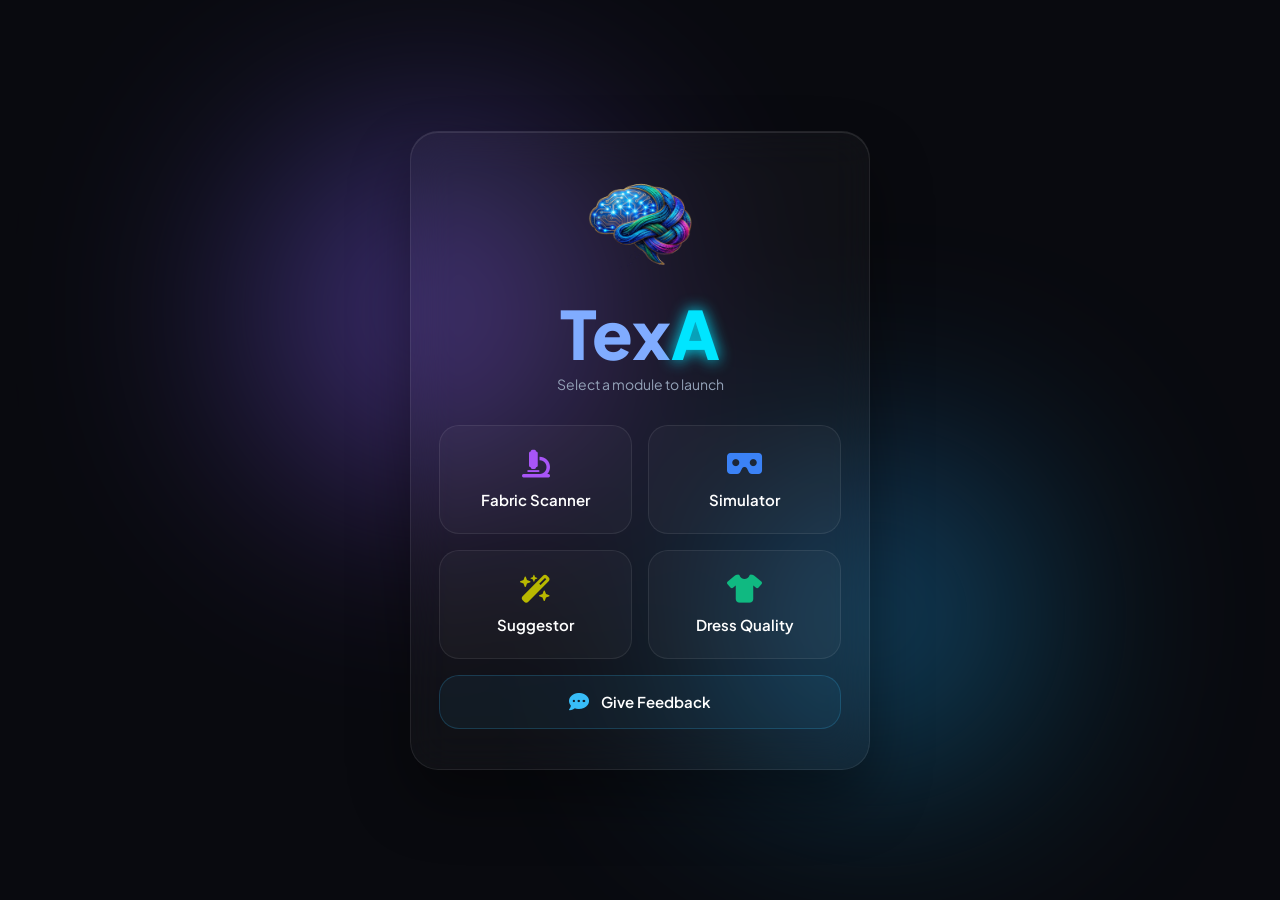
<file: index.html>
<!DOCTYPE html>
<html lang="en">
<head>
  <meta charset="UTF-8">
  <meta name="viewport" content="width=device-width, initial-scale=1.0">
  <title>My Hub</title>
  
   
  <link href="https://fonts.googleapis.com/css2?family=Plus+Jakarta+Sans:wght@400;600;700;800&display=swap" rel="stylesheet">
  <link rel="stylesheet" href="https://cdnjs.cloudflare.com/ajax/libs/font-awesome/6.4.0/css/all.min.css">

  <style>
    :root {
      --bg: #090a0f;
      --card-bg: rgba(255, 255, 255, 0.03);
      --card-border: rgba(255, 255, 255, 0.08);
      --text: #ffffff;
      --text-dim: #94a3b8;
      --accent-1: #6366f1;
      --accent-2: #a855f7;
      --accent-3: #3b82f6;
    }

    * {
      margin: 0;
      padding: 0;
      box-sizing: border-box;
      font-family: 'Plus Jakarta Sans', sans-serif;
    }

    body {
      background-color: var(--bg);
      color: var(--text);
      display: flex;
      justify-content: center;
      align-items: center;
      min-height: 100vh;
      overflow-x: hidden;
      position: relative;
    }

    /* Ambient Glowing Background Orbs */
    .glow-1, .glow-2 {
      position: absolute;
      border-radius: 50%;
      filter: blur(120px);
      z-index: 0;
      opacity: 0.5;
      animation: float 10s ease-in-out infinite alternate;
    }

    .glow-1 {
      width: 350px;
      height: 350px;
      background: linear-gradient(135deg, var(--accent-1), var(--accent-2));
      top: 15%;
      left: 20%;
    }

    .glow-2 {
      width: 300px;
      height: 300px;
      background: linear-gradient(135deg, var(--accent-3), #06b6d4);
      bottom: 15%;
      right: 20%;
      animation-delay: -5s;
    }

    @keyframes float {
      0% { transform: translate(0, 0) scale(1); }
      100% { transform: translate(30px, -30px) scale(1.1); }
    }

    /* Glassmorphism Container */
    .container {
      position: relative;
      z-index: 1;
      width: 100%;
      max-width: 460px;
      padding: 40px 28px;
      margin: 20px 0;
      background: var(--card-bg);
      backdrop-filter: blur(20px);
      -webkit-backdrop-filter: blur(20px);
      border: 1px solid var(--card-border);
      border-radius: 28px;
      box-shadow: 0 30px 60px rgba(0, 0, 0, 0.4),
                  inset 0 1px 0 rgba(255, 255, 255, 0.1);
      text-align: center;
    }

    .header-icon {
      font-size: 32px;
      background: linear-gradient(135deg, #a855f7, #6366f1);
      -webkit-background-clip: text;
      -webkit-text-fill-color: transparent;
      margin-bottom: 12px;
      display: inline-block;
    }

    h1 {
      font-size: 28px;
      font-weight: 800;
      letter-spacing: -0.5px;
      margin-bottom: 8px;
      background: linear-gradient(180deg, #ffffff 0%, #cbd5e1 100%);
      -webkit-background-clip: text;
      -webkit-text-fill-color: transparent;
    }

    p.subtitle {
      color: var(--text-dim);
      font-size: 14px;
      margin-bottom: 32px;
    }
    
    .logo-text {
      font-size: 50pt;
      font-weight: 800;
      font-family: "Plus Jakarta Sans", sans-serif;
    }

    .tex {
      color: #80acff;
    }

    .a {
      color: #00e5ff;
      text-shadow: 0 0 15px #00e5ff;
    }

    /* Buttons Hub Grid Layout (2x2 Grid) */
    .btn-group {
      display: grid;
      grid-template-columns: repeat(2, 1fr);
      gap: 16px;
    }

    .btn {
      position: relative;
      display: flex;
      flex-direction: column;
      align-items: center;
      justify-content: center;
      gap: 12px;
      padding: 24px 16px;
      background: rgba(255, 255, 255, 0.03);
      border: 1px solid var(--card-border);
      color: var(--text);
      text-decoration: none;
      border-radius: 20px;
      font-size: 15px;
      font-weight: 600;
      transition: all 0.3s cubic-bezier(0.16, 1, 0.3, 1);
      overflow: hidden;
    }

    .btn-icon {
      font-size: 28px;
      color: #a855f7;
      transition: transform 0.3s ease;
    }

    /* Button Hover Effects */
    .btn:hover {
      background: rgba(255, 255, 255, 0.08);
      border-color: rgba(168, 85, 247, 0.4);
      transform: translateY(-4px);
      box-shadow: 0 12px 24px -6px rgba(168, 85, 247, 0.25);
    }

    .btn:hover .btn-icon {
      transform: scale(1.18);
    }

    /* Active Tap Effect for Mobile */
    .btn:active {
      transform: translateY(0) scale(0.96);
    }

    /* Full-Width Feedback Button Styling */
    .feedback-container {
      margin-top: 16px;
    }

    .btn-feedback {
      display: flex;
      flex-direction: row;
      align-items: center;
      justify-content: center;
      gap: 12px;
      width: 100%;
      padding: 16px 20px;
      background: rgba(56, 189, 248, 0.06);
      border: 1px solid rgba(56, 189, 248, 0.2);
      color: var(--text);
      text-decoration: none;
      border-radius: 20px;
      font-size: 15px;
      font-weight: 600;
      transition: all 0.3s cubic-bezier(0.16, 1, 0.3, 1);
    }

    .btn-feedback .feedback-icon {
      font-size: 20px;
      color: #38bdf8;
      transition: transform 0.3s ease;
    }

    .btn-feedback:hover {
      background: rgba(56, 189, 248, 0.12);
      border-color: rgba(56, 189, 248, 0.5);
      transform: translateY(-3px);
      box-shadow: 0 10px 20px -5px rgba(56, 189, 248, 0.25);
    }

    .btn-feedback:hover .feedback-icon {
      transform: scale(1.2) rotate(-5deg);
    }

    .btn-feedback:active {
      transform: translateY(0) scale(0.98);
    }
  </style>
</head>
<body>

   
  <div class="glow-1"></div>
  <div class="glow-2"></div>

   
  <div class="container">
    <div class="header-icon">
      <img src="1785091505295.png" width="120" height="100" alt="AI Icon">
    </div>
    
    <p class="logo-text">
      <span class="tex">Tex</span><span class="a">A</span>
    </p>

    <p class="subtitle">Select a module to launch</p>

     
    <div class="btn-group">
      <a class="btn" href="index1.html">
        <i class="fa-solid fa-microscope btn-icon"></i>
        <span>Fabric Scanner</span>
      </a>

      <a class="btn" href="index2.html">
        <i class="fa-solid fa-vr-cardboard btn-icon" style="color: #3b82f6;"></i>
        <span>Simulator</span>
      </a>

      <a class="btn" href="index3.html">
        <i class="fa-solid fa-wand-magic-sparkles btn-icon" style="color: #b8b800;"></i>
        <span>Suggestor</span>
      </a>

       
      <a class="btn" href="index4.html">
        <i class="fa-solid fa-shirt btn-icon" style="color: #10b981;"></i>
        <span>Dress Quality</span>
      </a>
    </div>

     
    <div class="feedback-container">
      <a class="btn-feedback" href="feedback.html">
        <i class="fa-solid fa-comment-dots feedback-icon"></i>
        <span>Give Feedback</span>
      </a>
    </div>
  </div>

</body>

 
</html>
</file>
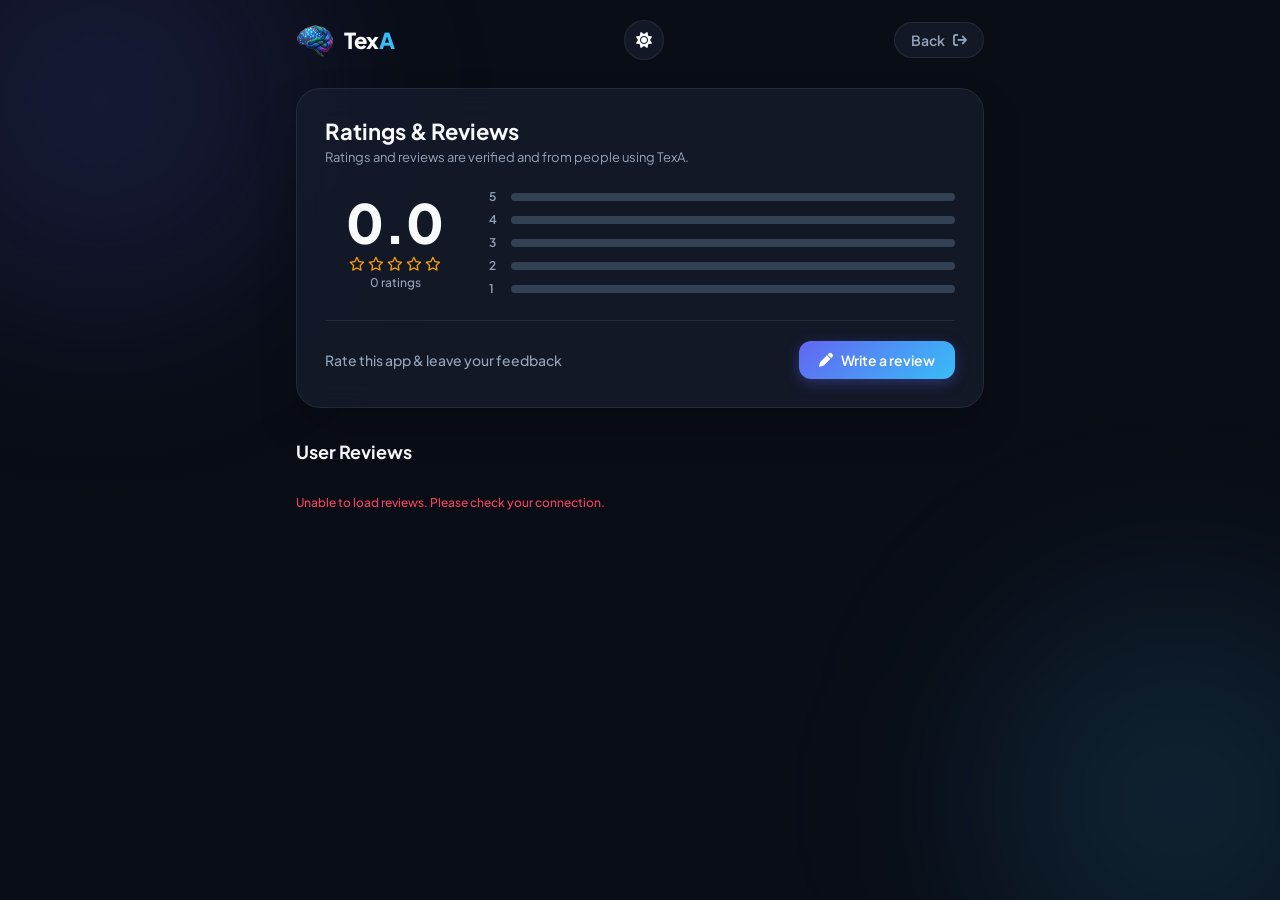
<file: feedback.html>
<!DOCTYPE html>
<html lang="en">
<head>
    <meta charset="UTF-8">
    <meta name="viewport" content="width=device-width, initial-scale=1.0">
    <title>TexA - Ratings & Reviews</title>
    <link rel="stylesheet" href="feedback.css">
    <link rel="preconnect" href="https://fonts.googleapis.com">
    <link rel="preconnect" href="https://fonts.gstatic.com" crossorigin>
    <link href="https://fonts.googleapis.com/css2?family=Plus+Jakarta+Sans:wght@400;500;600;700;800&display=swap" rel="stylesheet">
    <link rel="stylesheet" href="https://cdnjs.cloudflare.com/ajax/libs/font-awesome/6.5.1/css/all.min.css">
</head>
<body class="dark-theme">

      
    <div class="glow-orb glow-1"></div>
    <div class="glow-orb glow-2"></div>

    <div class="app-container">

          
        <nav class="top-nav">
              
            <div class="logo">
                <img src="1785091505295.png" alt="TexA Logo" class="logo-img">
                <span class="logo-text"><span class="tex">Tex</span><span class="a">A</span></span>
            </div>

              
            <button id="themeToggleBtn" class="theme-toggle-btn" title="Toggle Light/Dark Theme">
                <i class="fa-solid fa-sun" id="themeIcon"></i>
            </button>

              
            <a href="index.html" class="nav-back-btn">
                <span>Back</span>
                <i class="fa-solid fa-arrow-right-from-bracket"></i>
            </a>
        </nav>

          
        <main class="content-wrapper">

              
            <section class="overview-card">
                <div class="card-header">
                    <h2>Ratings & Reviews</h2>
                    <p class="subtitle">Ratings and reviews are verified and from people using TexA.</p>
                </div>

                <div class="rating-dashboard">
                      
                    <div class="score-box">
                        <span class="big-score" id="avgScore">--</span>
                        <div class="stars-row" id="avgStarsRow">
                            <i class="fa-regular fa-star"></i>
                            <i class="fa-regular fa-star"></i>
                            <i class="fa-regular fa-star"></i>
                            <i class="fa-regular fa-star"></i>
                            <i class="fa-regular fa-star"></i>
                        </div>
                        <span class="total-reviews" id="totalReviewsCount">Loading ratings...</span>
                    </div>

                      
                    <div class="rating-bars">
                        <div class="bar-row">
                            <span class="star-num">5</span>
                            <div class="progress-bar"><div class="fill" id="bar5" style="width: 0%;"></div></div>
                        </div>
                        <div class="bar-row">
                            <span class="star-num">4</span>
                            <div class="progress-bar"><div class="fill" id="bar4" style="width: 0%;"></div></div>
                        </div>
                        <div class="bar-row">
                            <span class="star-num">3</span>
                            <div class="progress-bar"><div class="fill" id="bar3" style="width: 0%;"></div></div>
                        </div>
                        <div class="bar-row">
                            <span class="star-num">2</span>
                            <div class="progress-bar"><div class="fill" id="bar2" style="width: 0%;"></div></div>
                        </div>
                        <div class="bar-row">
                            <span class="star-num">1</span>
                            <div class="progress-bar"><div class="fill" id="bar1" style="width: 0%;"></div></div>
                        </div>
                    </div>
                </div>

                <hr class="divider">

                  
                <div class="write-review-prompt">
                    <span>Rate this app & leave your feedback</span>
                    <button id="btnOpenModal" class="btn-write">
                        <i class="fa-solid fa-pen"></i> Write a review
                    </button>
                </div>
            </section>

              
            <section class="reviews-feed">
                <h3 class="feed-title">User Reviews</h3>

                  
                <div id="reviewsContainer">
                    <div class="loading-spinner">
                        <i class="fa-solid fa-circle-notch fa-spin"></i> Loading reviews...
                    </div>
                </div>
            </section>

        </main>

    </div>

      
    <div class="modal-backdrop hidden" id="reviewModal">
        <div class="glass-modal">
            <button class="modal-close" id="btnCloseModal"><i class="fa-solid fa-xmark"></i></button>
            
            <h3 class="modal-title">Write a Review</h3>
            <p class="modal-subtitle">Share your experience to help us improve TexA</p>

            <form id="feedbackForm" novalidate>
                
                  
                <div class="rating-picker">
                    <div class="star-rating" id="starRating">
                        <i class="fa-solid fa-star star-icon" data-value="1"></i>
                        <i class="fa-solid fa-star star-icon" data-value="2"></i>
                        <i class="fa-solid fa-star star-icon" data-value="3"></i>
                        <i class="fa-solid fa-star star-icon" data-value="4"></i>
                        <i class="fa-solid fa-star star-icon" data-value="5"></i>
                    </div>
                    <input type="hidden" id="ratingInput" value="0">
                    <span class="rating-label" id="ratingText">Tap stars to rate</span>
                </div>

                  
                <div class="form-group">
                    <label for="userName">Your Name <span class="req">*</span></label>
                    <input type="text" id="userName" class="glass-input" placeholder="e.g. Aftab" required>
                </div>

                <div class="form-row">
                    <div class="form-group">
                        <label for="userEmail">Email</label>
                        <input type="email" id="userEmail" class="glass-input" placeholder="name@example.com">
                    </div>
                    <div class="form-group">
                        <label for="userPhone">Phone</label>
                        <input type="tel" id="userPhone" class="glass-input" placeholder="+123456789">
                    </div>
                </div>
                <span class="hint">* Provide email or phone (or both) so we can update/thank you.</span>

                <div class="form-group margin-top">
                    <label for="userFeedback">Your Feedback <span class="req">*</span></label>
                    <textarea id="userFeedback" class="glass-input textarea" rows="4" placeholder="Describe your experience with TexA..." required></textarea>
                </div>

                  
                <div class="error-msg hidden" id="errorMsg"></div>

                <button type="submit" class="btn-submit" id="btnSubmit">
                    <span id="btnSubmitText">Post Review</span>
                </button>
            </form>

              
            <div class="thank-you-box hidden" id="thankYouState">
                <i class="fa-solid fa-circle-check success-icon"></i>
                <h3>Thank You!</h3>
                <p>Your review has been published instantly.</p>
                <button class="btn-submit" id="btnDone">Done</button>
            </div>
        </div>
    </div>

    <script src="feedback.js"></script>
</body>
</html>
</file>
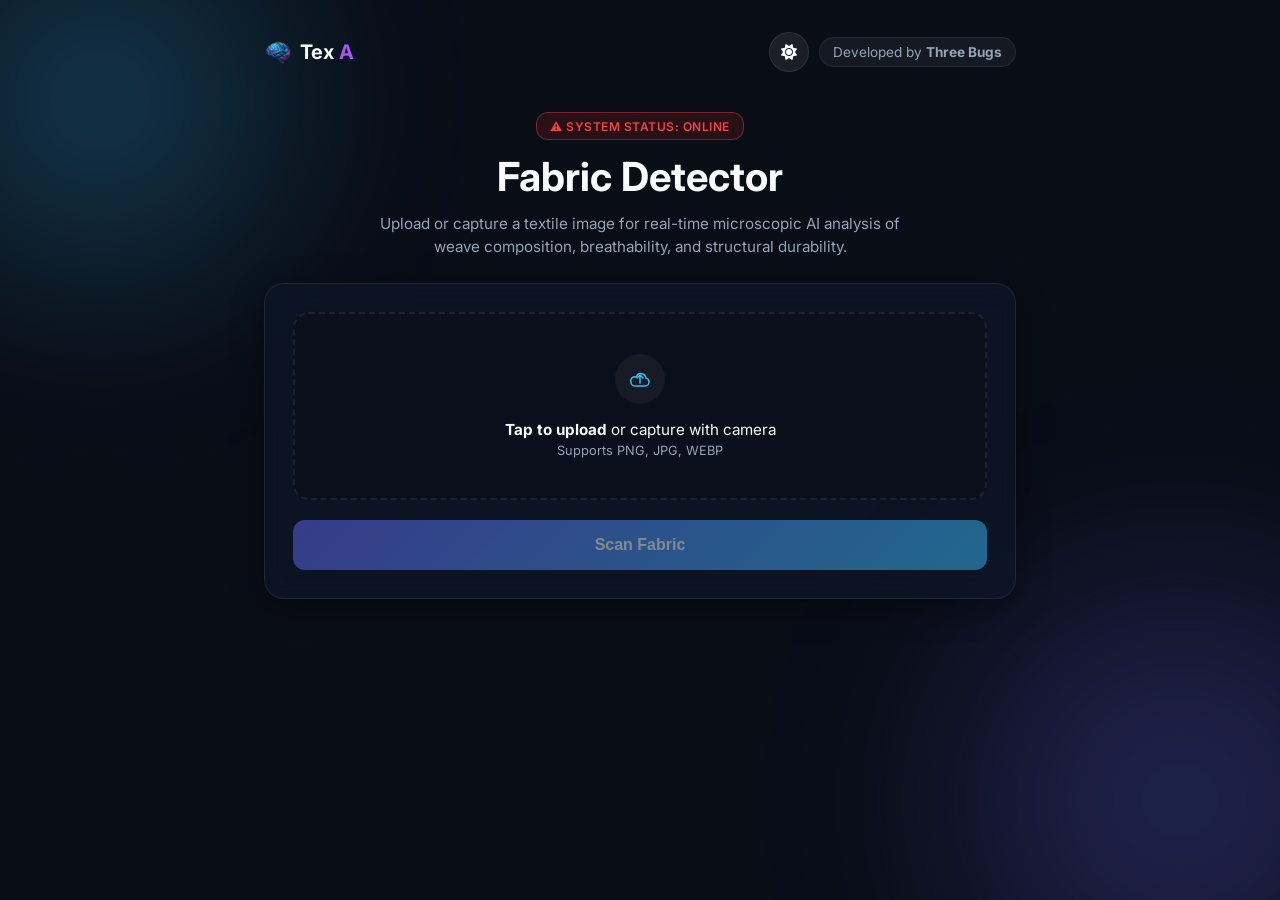
<file: index1.html>
<!DOCTYPE html>
<html lang="en">
<head>
    <meta charset="UTF-8">
    <meta name="viewport" content="width=device-width, initial-scale=1.0">
    <title>TexelSense AI - AI Fabric Scanner</title>
    <link rel="stylesheet" href="style1.css">
    <link rel="preconnect" href="https://fonts.googleapis.com">
    <link rel="preconnect" href="https://fonts.gstatic.com" crossorigin>
    <link href="https://fonts.googleapis.com/css2?family=Inter:wght@300;400;500;600;700&display=swap" rel="stylesheet">
    <link rel="stylesheet" href="https://cdnjs.cloudflare.com/ajax/libs/font-awesome/6.5.1/css/all.min.css">
</head>
<body class="dark-theme">
    <div class="ambient-background">
        <div class="glow-orb orb-1"></div>
        <div class="glow-orb orb-2"></div>
    </div>

    <main class="app-container">

          
        <nav class="top-nav">
            <div class="logo">
                  
                <img src="1785091505295.png" alt="TexelSense Logo" class="logo-img">
                <span class="logo-text">Tex <strong>A</strong></span>
            </div>

            <div class="nav-right">
                  
                <button id="themeToggleBtn" class="theme-toggle-btn" title="Toggle Light/Dark Theme" aria-label="Toggle Theme">
                    <i class="fa-solid fa-sun" id="themeIcon"></i>
                </button>

                <a href="info.html" class="nav-badge" target="_blank" rel="noopener noreferrer">
                    Developed by <b>Three Bugs</b>
                </a>
            </div>
        </nav>

          
        <header class="hero">
            <div class="badge pulse-badge">
                ⚠️ SYSTEM STATUS: ONLINE
            </div>
            <h1 class="hero-title">Fabric Detector</h1>
            <p class="hero-description">
                Upload or capture a textile image for real-time microscopic AI analysis of weave composition, breathability, and structural durability.
            </p>
        </header>

          
        <section class="scanner-section">
            <div class="glass-card scanner-card">
                
                  
                <div class="upload-zone" id="uploadZone">
                    <input type="file" id="fileInput" accept="image/*" capture="environment" hidden>
                    
                    <div class="upload-placeholder" id="uploadPlaceholder">
                        <div class="upload-icon-wrapper">
                            <svg class="upload-icon" viewBox="0 0 24 24" fill="none" stroke="currentColor" stroke-width="1.5">
                                <path d="M12 16V8m0 0l-3 3m3-3l3 3" stroke-linecap="round" stroke-linejoin="round"/>
                                <path d="M3 15a4 4 0 004 4h10a4 4 0 004-4 4 4 0 00-3-3.87 5 5 0 00-9.7-1.13A4.002 4.002 0 003 15z" stroke-linecap="round" stroke-linejoin="round"/>
                            </svg>
                        </div>
                        <p class="upload-text"><strong>Tap to upload</strong> or capture with camera</p>
                        <p class="upload-subtext">Supports PNG, JPG, WEBP</p>
                    </div>

                      
                    <div class="preview-wrapper hidden" id="previewWrapper">
                        <img id="imagePreview" alt="Fabric Preview">
                        <button type="button" class="btn-remove" id="btnRemove" aria-label="Remove image">
                            <svg viewBox="0 0 24 24" width="18" height="18" stroke="currentColor" stroke-width="2" fill="none">
                                <line x1="18" y1="6" x2="6" y2="18"></line>
                                <line x1="6" y1="6" x2="18" y2="18"></line>
                            </svg>
                        </button>
                    </div>
                </div>

                  
                <button id="btnScan" class="btn-primary" disabled>
                    <span class="btn-text">Scan Fabric</span>
                    <span class="btn-glow"></span>
                </button>

                  
                <div class="loading-container hidden" id="loadingState">
                    <div class="spinner-wrapper">
                        <div class="spinner"></div>
                        <div class="spinner-pulse"></div>
                    </div>
                    <p class="loading-title">Analyzing Textile Matrix...</p>
                    <p class="loading-subtext" id="loadingStep">Extracting weave patterns and fiber geometry...</p>
                </div>

                  
                <div class="error-banner hidden" id="errorBanner">
                    <svg class="error-icon" viewBox="0 0 24 24" fill="none" stroke="currentColor" stroke-width="2">
                        <circle cx="12" cy="12" r="10"></circle>
                        <line x1="12" y1="8" x2="12" y2="12"></line>
                        <line x1="12" y1="16" x2="12.01" y2="16"></line>
                    </svg>
                    <p id="errorMessage">Analysis failed. Please try again.</p>
                </div>
            </div>
        </section>

          
        <section class="results-section hidden" id="resultsSection">
            <div class="results-header">
                <h2>Analysis Report</h2>
                <div class="status-pill"><span class="pulse-dot"></span> AI Verified</div>
            </div>

              
            <div class="glass-card summary-card">
                <h3>Executive Summary</h3>
                <p id="resExplanation" class="summary-text">Analyzing...</p>
            </div>

              
            <div class="results-grid">
                <div class="glass-card metric-card">
                    <div class="metric-icon">🧵</div>
                    <div class="metric-content">
                        <label>Fabric Type</label>
                        <span id="resFabricType">-</span>
                    </div>
                </div>

                <div class="glass-card metric-card">
                    <div class="metric-icon">🔬</div>
                    <div class="metric-content">
                        <label>Primary Material</label>
                        <span id="resMaterial">-</span>
                    </div>
                </div>

                <div class="glass-card metric-card">
                    <div class="metric-icon">🔀</div>
                    <div class="metric-content">
                        <label>Possible Blend</label>
                        <span id="resPossibleBlend">-</span>
                    </div>
                </div>

                <div class="glass-card metric-card">
                    <div class="metric-icon">☁️</div>
                    <div class="metric-content">
                        <label>Comfort Level</label>
                        <span id="resComfortLevel">-</span>
                    </div>
                </div>

                <div class="glass-card metric-card">
                    <div class="metric-icon">🛡️</div>
                    <div class="metric-content">
                        <label>Durability</label>
                        <span id="resDurability">-</span>
                    </div>
                </div>

                <div class="glass-card metric-card">
                    <div class="metric-icon">💨</div>
                    <div class="metric-content">
                        <label>Breathability</label>
                        <span id="resBreathability">-</span>
                    </div>
                </div>

                <div class="glass-card metric-card">
                    <div class="metric-icon">🌡️</div>
                    <div class="metric-content">
                        <label>Best Weather</label>
                        <span id="resBestWeather">-</span>
                    </div>
                </div>

                <div class="glass-card metric-card">
                    <div class="metric-icon">👔</div>
                    <div class="metric-content">
                        <label>Recommended Usage</label>
                        <span id="resRecommendedUsage">-</span>
                    </div>
                </div>
            </div>

              
            <div class="glass-card care-card">
                <h3>Care Instructions</h3>
                <ul id="resCareInstructions" class="care-list"></ul>
            </div>
        </section>
    </main>

    <script src="script1.js"></script>
</body>
</html>
</file>
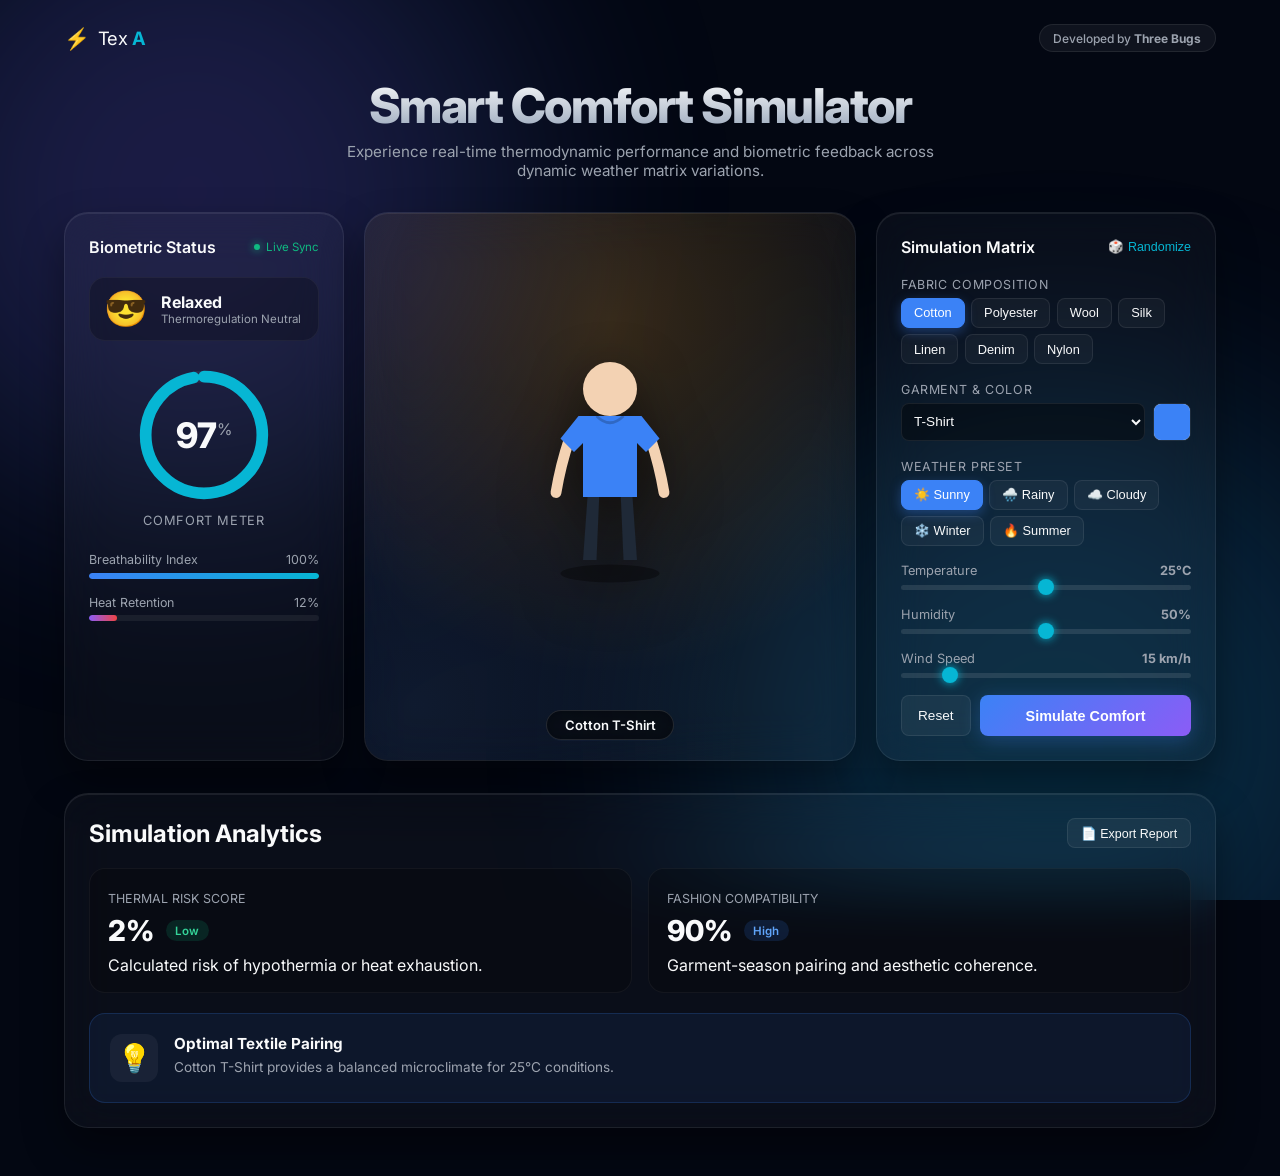
<file: index2.html>
<!DOCTYPE html>
<html lang="en">
<head>
    <meta charset="UTF-8">
    <meta name="viewport" content="width=device-width, initial-scale=1.0">
    <title>TexA - Smart Comfort Simulator</title>
    <link rel="stylesheet" href="style2.css">
    <link rel="preconnect" href="https://fonts.googleapis.com">
    <link rel="preconnect" href="https://fonts.gstatic.com" crossorigin>
    <link href="https://fonts.googleapis.com/css2?family=Inter:wght@300;400;500;600;700;800&display=swap" rel="stylesheet">
</head>
<body>
     
    <div class="ambient-background">
        <div class="glow-orb orb-1"></div>
        <div class="glow-orb orb-2"></div>
    </div>

     
    <nav class="top-nav">
        <div class="logo">
            <span class="logo-icon">⚡</span>
            <span class="logo-text">Tex <strong>A</strong></span>
        </div>
       <a href="info.html" class="nav-badge">
    Developed by <b>Three Bugs</b>
</a>
    </nav>

     
    <main class="app-container">
         
        <header class="hero">
            <h1 class="hero-title">Smart Comfort Simulator</h1>
            <p class="hero-description">
                Experience real-time thermodynamic performance and biometric feedback across dynamic weather matrix variations.
            </p>
        </header>

         
        <div class="simulator-grid">
            
             
            <aside class="panel glass-card panel-left">
                <div class="panel-header">
                    <h3>Biometric Status</h3>
                    <span class="pulse-status"><span class="pulse-dot"></span> Live Sync</span>
                </div>

                 
                <div class="status-box">
                    <div class="avatar-face" id="avatarFace">😀</div>
                    <div class="status-details">
                        <div class="status-mood" id="currentMood">Comfortable</div>
                        <div class="status-subtitle" id="currentThermalState">Thermoregulation Optimal</div>
                    </div>
                </div>

                 
                <div class="gauge-container">
                    <div class="radial-gauge">
                        <svg viewBox="0 0 120 120">
                            <circle class="gauge-bg" cx="60" cy="60" r="50"></circle>
                            <circle class="gauge-fill" id="gaugeComfort" cx="60" cy="60" r="50"></circle>
                        </svg>
                        <div class="gauge-value-wrapper">
                            <span class="gauge-number" id="valComfortScore">85</span>
                            <span class="gauge-unit">%</span>
                        </div>
                    </div>
                    <span class="gauge-label">Comfort Meter</span>
                </div>

                 
                <div class="mini-metrics">
                    <div class="mini-metric-item">
                        <div class="mini-metric-header">
                            <span>Breathability Index</span>
                            <span id="valBreathability">80%</span>
                        </div>
                        <div class="progress-track">
                            <div class="progress-bar bar-cyan" id="barBreathability" style="width: 80%;"></div>
                        </div>
                    </div>

                    <div class="mini-metric-item">
                        <div class="mini-metric-header">
                            <span>Heat Retention</span>
                            <span id="valHeatRetention">45%</span>
                        </div>
                        <div class="progress-track">
                            <div class="progress-bar bar-purple" id="barHeatRetention" style="width: 45%;"></div>
                        </div>
                    </div>
                </div>
            </aside>

             
            <section class="panel glass-card panel-center" id="visualizerPanel">
                
                 
                <div class="stage-background weather-sunny" id="stageBg">
                    <div class="sun-rays" id="sunRays"></div>
                    <div class="particles-container" id="particleContainer"></div>
                </div>

                 
                <div class="character-container" id="characterWrapper">
                    <svg class="character-svg" viewBox="0 0 200 300" id="characterSvg">
                         
                        <ellipse cx="100" cy="275" rx="55" ry="10" fill="rgba(0,0,0,0.35)" />
                        
                         
                        <path d="M75 190 L70 260 L85 260 L88 190 Z" fill="#1f2937" />
                        <path d="M125 190 L130 260 L115 260 L112 190 Z" fill="#1f2937" />
                        
                         
                        <circle cx="100" cy="70" r="30" fill="#f3d2b3" id="headBase" />

                         
                        <g id="armsGroup">
                            <path d="M55 125 Q45 155 40 185" stroke="#f3d2b3" stroke-width="12" stroke-linecap="round" fill="none" />
                            <path d="M145 125 Q155 155 160 185" stroke="#f3d2b3" stroke-width="12" stroke-linecap="round" fill="none" />
                        </g>

                         
                        <g id="garmentLayer">
                             
                        </g>

                         
                         
                        <g id="sweatGroup" class="hidden">
                            <ellipse cx="78" cy="60" rx="3" ry="5" fill="#38bdf8" class="sweat-drop" />
                            <ellipse cx="122" cy="60" rx="3" ry="5" fill="#38bdf8" class="sweat-drop delay" />
                        </g>

                         
                        <g id="coldGroup" class="hidden">
                            <path d="M85 85 Q100 95 115 85" stroke="#38bdf8" stroke-width="3" fill="none" class="shiver-line" />
                            <circle cx="82" cy="78" r="4" fill="#93c5fd" opacity="0.8" />
                            <circle cx="118" cy="78" r="4" fill="#93c5fd" opacity="0.8" />
                        </g>

                         
                        <g id="wetGroup" class="hidden">
                            <circle cx="90" cy="130" r="3" fill="#60a5fa" />
                            <circle cx="110" cy="150" r="3" fill="#60a5fa" />
                            <circle cx="75" cy="160" r="2.5" fill="#60a5fa" />
                        </g>
                    </svg>
                </div>

                <div class="stage-footer">
                    <div class="garment-tag" id="stageGarmentLabel">Cotton T-Shirt</div>
                </div>
            </section>

             
            <aside class="panel glass-card panel-right">
                <div class="panel-header">
                    <h3>Simulation Matrix</h3>
                    <button class="btn-text" id="btnRandomWeather">🎲 Randomize</button>
                </div>

                <div class="control-group">
                    <label class="control-label">Fabric Composition</label>
                    <div class="chip-grid" id="fabricChips">
                        <button class="chip active" data-value="Cotton">Cotton</button>
                        <button class="chip" data-value="Polyester">Polyester</button>
                        <button class="chip" data-value="Wool">Wool</button>
                        <button class="chip" data-value="Silk">Silk</button>
                        <button class="chip" data-value="Linen">Linen</button>
                        <button class="chip" data-value="Denim">Denim</button>
                        <button class="chip" data-value="Nylon">Nylon</button>
                    </div>
                </div>

                <div class="control-group">
                    <label class="control-label">Garment & Color</label>
                    <div class="garment-color-row">
                        <select class="custom-select" id="selectGarment">
                            <option value="T-Shirt">T-Shirt</option>
                            <option value="Shirt">Shirt</option>
                            <option value="Hoodie">Hoodie</option>
                            <option value="Jacket">Jacket</option>
                        </select>

                        <div class="color-picker-wrapper">
                            <input type="color" id="pickerColor" value="#3b82f6">
                        </div>
                    </div>
                </div>

                <div class="control-group">
                    <label class="control-label">Weather Preset</label>
                    <div class="chip-grid" id="weatherChips">
                        <button class="chip active" data-value="Sunny">☀️ Sunny</button>
                        <button class="chip" data-value="Rainy">🌧️ Rainy</button>
                        <button class="chip" data-value="Cloudy">☁️ Cloudy</button>
                        <button class="chip" data-value="Winter">❄️ Winter</button>
                        <button class="chip" data-value="Summer">🔥 Summer</button>
                    </div>
                </div>

                 
                <div class="control-group">
                    <div class="slider-header">
                        <span>Temperature</span>
                        <strong id="valTemp">25°C</strong>
                    </div>
                    <input type="range" class="range-slider" id="sliderTemp" min="0" max="50" value="25">
                </div>

                <div class="control-group">
                    <div class="slider-header">
                        <span>Humidity</span>
                        <strong id="valHumidity">50%</strong>
                    </div>
                    <input type="range" class="range-slider" id="sliderHumidity" min="0" max="100" value="50">
                </div>

                <div class="control-group">
                    <div class="slider-header">
                        <span>Wind Speed</span>
                        <strong id="valWind">15 km/h</strong>
                    </div>
                    <input type="range" class="range-slider" id="sliderWind" min="0" max="100" value="15">
                </div>

                 
                <div class="action-buttons">
                    <button class="btn-secondary" id="btnReset">Reset</button>
                    <button class="btn-primary" id="btnSimulate">
                        <span>Simulate Comfort</span>
                        <span class="btn-glow"></span>
                    </button>
                </div>
            </aside>

        </div>

         
        <section class="results-section">
            <div class="glass-card results-container">
                <div class="results-header">
                    <h2>Simulation Analytics</h2>
                    <button class="btn-secondary btn-sm" id="btnExport">📄 Export Report</button>
                </div>

                <div class="scores-grid">
                    <div class="score-card">
                        <span class="score-title">Thermal Risk Score</span>
                        <div class="score-value-row">
                            <span class="score-number" id="valRiskScore">12%</span>
                            <span class="score-badge badge-green" id="badgeRisk">Low</span>
                        </div>
                        <p class="score-desc">Calculated risk of hypothermia or heat exhaustion.</p>
                    </div>

                    <div class="score-card">
                        <span class="score-title">Fashion Compatibility</span>
                        <div class="score-value-row">
                            <span class="score-number" id="valFashionScore">92%</span>
                            <span class="score-badge badge-blue" id="badgeFashion">High</span>
                        </div>
                        <p class="score-desc">Garment-season pairing and aesthetic coherence.</p>
                    </div>
                </div>

                 
                <div class="recommendation-card" id="recommendationCard">
                    <div class="rec-icon" id="recIcon">💡</div>
                    <div class="rec-content">
                        <h4 id="recTitle">Optimal Setup</h4>
                        <p id="recReason">Cotton T-Shirts are perfect for moderate 25°C weather, maintaining ideal moisture transfer and airflow.</p>
                    </div>
                </div>
            </div>
        </section>

    </main>

    <script src="script2.js"></script>
</body>
    </html>
</file>
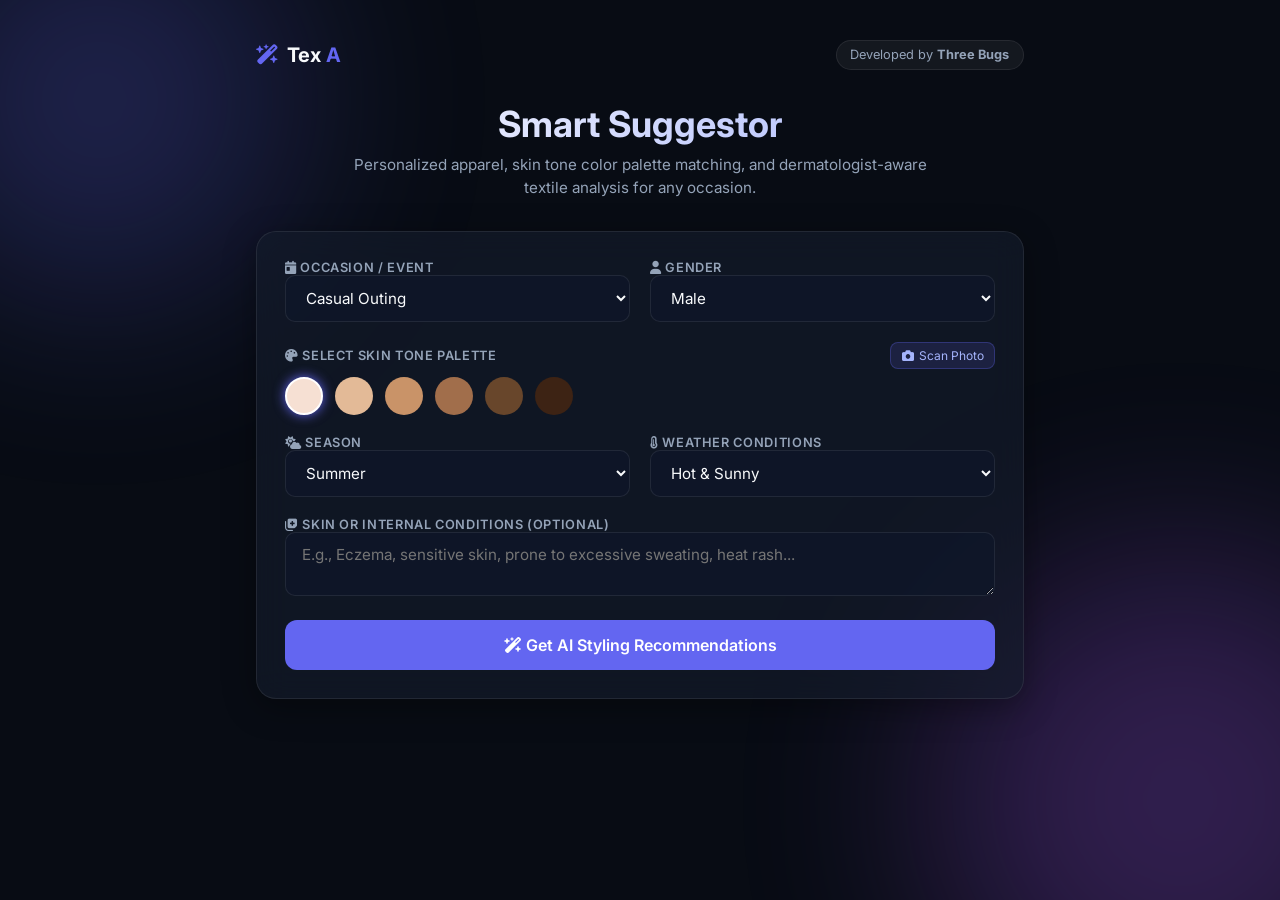
<file: index3.html>
<!DOCTYPE html>
<html lang="en">
<head>
    <meta charset="UTF-8">
    <meta name="viewport" content="width=device-width, initial-scale=1.0">
    <title>TexA - Smart Apparel & Textile Suggestor</title>
    <link rel="stylesheet" href="style3.css">
     
    <link rel="stylesheet" href="https://cdnjs.cloudflare.com/ajax/libs/font-awesome/6.5.1/css/all.min.css">
    <link rel="preconnect" href="https://fonts.googleapis.com">
    <link rel="preconnect" href="https://fonts.gstatic.com" crossorigin>
    <link href="https://fonts.googleapis.com/css2?family=Inter:wght@300;400;500;600;700&display=swap" rel="stylesheet">
</head>
<body>
     
    <div class="ambient-background">
        <div class="glow-orb orb-1"></div>
        <div class="glow-orb orb-2"></div>
    </div>

    <main class="app-container">

         
        <nav class="top-nav">
            <div class="logo">
                <i class="fa-solid fa-wand-magic-sparkles logo-icon"></i>
                <span class="logo-text">Tex <strong>A</strong></span>
            </div>

            <a href="info.html" class="nav-badge" target="_blank" rel="noopener noreferrer">
                Developed by <b>Three Bugs</b>
            </a>
        </nav>

         
        <header class="hero">
            <h1 class="hero-title">Smart Suggestor</h1>
            <p class="hero-description">
                Personalized apparel, skin tone color palette matching, and dermatologist-aware textile analysis for any occasion.
            </p>
        </header>

         
        <section class="form-section">
            <div class="glass-card">
                
                <div class="grid-2">
                     
                    <div class="form-group">
                        <label for="occasion"><i class="fa-solid fa-calendar-day icon-label"></i> Occasion / Event</label>
                        <select id="occasion">
                            <option value="Office / Formal Corporate">Office / Formal</option>
                            <option value="Party / Nightlife">Party / Nightlife</option>
                            <option value="Crowd Function / Festival">Crowd Function / Festival</option>
                            <option value="Mourning / Condolence">Mourning / Funeral</option>
                            <option value="Casual Outing" selected>Casual Outing</option>
                            <option value="Date Night">Date Night</option>
                        </select>
                    </div>

                     
                    <div class="form-group">
                        <label for="gender"><i class="fa-solid fa-user icon-label"></i> Gender</label>
                        <select id="gender">
                            <option value="Male">Male</option>
                            <option value="Female">Female</option>
                            <option value="Non-Binary / Unisex">Non-Binary / Unisex</option>
                        </select>
                    </div>
                </div>

                 
                <div class="form-group">
                    <div class="label-with-action">
                        <label><i class="fa-solid fa-palette icon-label"></i> Select Skin Tone Palette</label>
                         
                        <button type="button" class="scanner-btn" id="triggerScanBtn" title="Scan Skin Tone via Photo">
                            <i class="fa-solid fa-camera"></i>
                            <span>Scan Photo</span>
                        </button>
                         
                        <input type="file" id="skinFileInput" accept="image/*" capture="user" class="hidden">
                    </div>

                    <div class="color-palette" id="skinPalette">
                        <div class="color-circle selected" style="background-color: #f6e0d3;" data-tone="Fair / Very Light" title="Fair"></div>
                        <div class="color-circle" style="background-color: #e3ba97;" data-tone="Light Warm / Peach" title="Light Warm"></div>
                        <div class="color-circle" style="background-color: #c99368;" data-tone="Medium Olive / Warm" title="Medium Olive"></div>
                        <div class="color-circle" style="background-color: #a16e4b;" data-tone="Tan / Deep Warm" title="Tan"></div>
                        <div class="color-circle" style="background-color: #68462b;" data-tone="Dark / Deep Cool" title="Dark Cool"></div>
                        <div class="color-circle" style="background-color: #3d2314;" data-tone="Deep Ebony" title="Deep Ebony"></div>
                    </div>
                </div>

                <div class="grid-2">
                     
                    <div class="form-group">
                        <label for="season"><i class="fa-solid fa-cloud-sun icon-label"></i> Season</label>
                        <select id="season">
                            <option value="Summer">Summer</option>
                            <option value="Winter">Winter</option>
                            <option value="Monsoon / Rainy">Monsoon / Rainy</option>
                            <option value="Spring / Autumn">Spring / Autumn</option>
                        </select>
                    </div>

                     
                    <div class="form-group">
                        <label for="weather"><i class="fa-solid fa-temperature-three-quarters icon-label"></i> Weather Conditions</label>
                        <select id="weather">
                            <option value="Hot & Sunny">Hot & Sunny</option>
                            <option value="Humid / Muggy">Humid / Muggy</option>
                            <option value="Cloudy / Overcast">Cloudy / Overcast</option>
                            <option value="Cold & Windy">Cold & Windy</option>
                        </select>
                    </div>
                </div>

                 
                <div class="form-group">
                    <label for="medicalConditions"><i class="fa-solid fa-notes-medical icon-label"></i> Skin or Internal Conditions (Optional)</label>
                    <textarea id="medicalConditions" rows="2" placeholder="E.g., Eczema, sensitive skin, prone to excessive sweating, heat rash..."></textarea>
                </div>

                 
                <button id="btnGenerate" class="btn-primary">
                    <span class="btn-text"><i class="fa-solid fa-wand-magic-sparkles"></i> Get AI Styling Recommendations</span>
                </button>

            </div>
        </section>

         
        <section class="results-section hidden" id="resultsSection">
            <div class="results-header">
                <h2>Styling Report</h2>
                <div class="status-pill"><span class="pulse-dot"></span> AI Verified</div>
            </div>

            <div id="resultsList"></div>
        </section>

    </main>

     
    <canvas id="scanCanvas" class="hidden"></canvas>

    <script src="script3.js"></script>
</body>
</html>
</file>
<file: feedback.css>
:root {
  --bg: #090d16;
  --card-bg: rgba(22, 29, 45, 0.75);
  --card-border: rgba(255, 255, 255, 0.08);
  --text: #f8fafc;
  --text-dim: #94a3b8;
  --accent-blue: #6366f1;
  --accent-cyan: #38bdf8;
  --star-color: #f59e0b;
  --star-empty: #334155;
  --modal-bg: rgba(15, 23, 42, 0.95);
  --input-bg: rgba(255, 255, 255, 0.04);
  --input-border: rgba(255, 255, 255, 0.12);
  --glow-1: rgba(99, 102, 241, 0.15);
  --glow-2: rgba(56, 189, 248, 0.12);
}

body.light-theme {
  --bg: #f1f5f9;
  --card-bg: rgba(255, 255, 255, 0.85);
  --card-border: rgba(0, 0, 0, 0.08);
  --text: #0f172a;
  --text-dim: #64748b;
  --star-empty: #cbd5e1;
  --modal-bg: rgba(255, 255, 255, 0.98);
  --input-bg: rgba(0, 0, 0, 0.03);
  --input-border: rgba(0, 0, 0, 0.12);
  --glow-1: rgba(99, 102, 241, 0.08);
  --glow-2: rgba(56, 189, 248, 0.08);
}

* {
  box-sizing: border-box;
  margin: 0;
  padding: 0;
  font-family: 'Plus Jakarta Sans', sans-serif;
  transition: background-color 0.25s ease, border-color 0.25s ease, color 0.25s ease;
}

body {
  background-color: var(--bg);
  color: var(--text);
  min-height: 100vh;
  position: relative;
  overflow-x: hidden;
}

  
.glow-orb {
  position: fixed;
  width: 400px;
  height: 400px;
  border-radius: 50%;
  filter: blur(100px);
  z-index: -1;
  pointer-events: none;
}
.glow-1 { top: -100px; left: -100px; background: var(--glow-1); }
.glow-2 { bottom: -100px; right: -100px; background: var(--glow-2); }

.app-container {
  max-width: 720px;
  margin: 0 auto;
  padding: 20px 16px 60px;
}

  
.top-nav {
  display: flex;
  align-items: center;
  justify-content: space-between;
  margin-bottom: 28px;
}

.logo {
  display: flex;
  align-items: center;
  gap: 10px;
}
.logo-img {
  width: 38px;
  height: 38px;
  border-radius: 10px;
  object-fit: cover;
}
.logo-text {
  font-size: 22px;
  font-weight: 800;
  letter-spacing: -0.5px;
}
.logo-text .tex { color: var(--text); }
.logo-text .a { color: var(--accent-cyan); }

.theme-toggle-btn {
  background: var(--card-bg);
  border: 1px solid var(--card-border);
  color: var(--text);
  width: 40px;
  height: 40px;
  border-radius: 50%;
  cursor: pointer;
  display: flex;
  align-items: center;
  justify-content: center;
  font-size: 16px;
  backdrop-filter: blur(10px);
}
.theme-toggle-btn:hover {
  border-color: var(--accent-cyan);
  color: var(--accent-cyan);
}

.nav-back-btn {
  display: flex;
  align-items: center;
  gap: 8px;
  text-decoration: none;
  color: var(--text-dim);
  font-size: 14px;
  font-weight: 600;
  padding: 8px 16px;
  border-radius: 20px;
  background: var(--card-bg);
  border: 1px solid var(--card-border);
  backdrop-filter: blur(10px);
}
.nav-back-btn:hover {
  color: var(--text);
  border-color: var(--accent-blue);
}

  
.overview-card {
  background: var(--card-bg);
  border: 1px solid var(--card-border);
  border-radius: 24px;
  padding: 28px;
  backdrop-filter: blur(16px);
  box-shadow: 0 20px 40px rgba(0,0,0,0.2);
  margin-bottom: 32px;
}

.card-header h2 {
  font-size: 22px;
  font-weight: 700;
  margin-bottom: 4px;
}
.subtitle {
  font-size: 13px;
  color: var(--text-dim);
}

.rating-dashboard {
  display: grid;
  grid-template-columns: 140px 1fr;
  gap: 24px;
  align-items: center;
  margin: 24px 0;
}

@media (max-width: 480px) {
  .rating-dashboard {
    grid-template-columns: 1fr;
    gap: 16px;
    text-align: center;
  }
}

.score-box {
  display: flex;
  flex-direction: column;
  align-items: center;
}
.big-score {
  font-size: 54px;
  font-weight: 800;
  line-height: 1;
  color: var(--text);
}
.stars-row {
  color: var(--star-color);
  font-size: 14px;
  margin: 8px 0 4px;
  display: flex;
  gap: 3px;
}
.total-reviews {
  font-size: 12px;
  color: var(--text-dim);
  font-weight: 500;
}

  
.rating-bars {
  display: flex;
  flex-direction: column;
  gap: 8px;
}
.bar-row {
  display: flex;
  align-items: center;
  gap: 12px;
}
.star-num {
  font-size: 12px;
  font-weight: 600;
  color: var(--text-dim);
  width: 10px;
}
.progress-bar {
  flex: 1;
  height: 8px;
  background: var(--star-empty);
  border-radius: 10px;
  overflow: hidden;
}
.progress-bar .fill {
  height: 100%;
  background: linear-gradient(90deg, var(--accent-blue), var(--accent-cyan));
  border-radius: 10px;
  transition: width 0.6s cubic-bezier(0.4, 0, 0.2, 1);
}

.divider {
  border: none;
  border-top: 1px solid var(--card-border);
  margin: 20px 0;
}

.write-review-prompt {
  display: flex;
  align-items: center;
  justify-content: space-between;
}
.write-review-prompt span {
  font-size: 14px;
  color: var(--text-dim);
  font-weight: 500;
}
.btn-write {
  background: linear-gradient(135deg, var(--accent-blue), var(--accent-cyan));
  color: #fff;
  border: none;
  padding: 10px 20px;
  border-radius: 12px;
  font-weight: 600;
  font-size: 14px;
  cursor: pointer;
  display: flex;
  align-items: center;
  gap: 8px;
  box-shadow: 0 4px 14px rgba(99, 102, 241, 0.35);
}
.btn-write:hover {
  opacity: 0.92;
  transform: translateY(-1px);
}

  
.reviews-feed {
  display: flex;
  flex-direction: column;
  gap: 16px;
}
.feed-title {
  font-size: 18px;
  font-weight: 700;
  margin-bottom: 8px;
}

.review-card {
  background: var(--card-bg);
  border: 1px solid var(--card-border);
  border-radius: 18px;
  padding: 20px;
  backdrop-filter: blur(12px);
  margin-bottom: 12px;
}

.user-info {
  display: flex;
  align-items: center;
  gap: 12px;
  margin-bottom: 10px;
}
.avatar {
  width: 38px;
  height: 38px;
  border-radius: 50%;
  color: #fff;
  display: flex;
  align-items: center;
  justify-content: center;
  font-weight: 700;
  font-size: 15px;
}
.user-meta {
  display: flex;
  flex-direction: column;
}
.user-name {
  font-size: 15px;
  font-weight: 600;
  color: var(--text);
}
.review-date {
  font-size: 11px;
  color: var(--text-dim);
}

.user-rating {
  color: var(--star-color);
  font-size: 12px;
  margin-bottom: 10px;
  display: flex;
  gap: 2px;
}
.review-text {
  font-size: 14px;
  color: var(--text);
  line-height: 1.5;
  opacity: 0.95;
}

  
.developer-reply {
  margin-top: 12px;
  padding: 12px 14px;
  background: rgba(56, 189, 248, 0.06);
  border-left: 3px solid var(--accent-cyan);
  border-radius: 0 12px 12px 0;
}
.reply-header {
  display: flex;
  align-items: center;
  gap: 6px;
  margin-bottom: 4px;
}
.reply-author {
  font-size: 11px;
  font-weight: 700;
  color: var(--accent-cyan);
  text-transform: uppercase;
  letter-spacing: 0.5px;
}
.reply-text {
  font-size: 13px;
  color: var(--text);
  opacity: 0.9;
  line-height: 1.4;
}

  
.reaction-actions {
  display: flex;
  align-items: center;
  gap: 12px;
  margin-top: 10px;
}
.btn-reaction {
  background: transparent;
  border: 1px solid var(--card-border);
  color: var(--text-dim);
  padding: 4px 10px;
  border-radius: 20px;
  font-size: 12px;
  cursor: pointer;
  display: inline-flex;
  align-items: center;
  gap: 6px;
  transition: all 0.2s ease;
}
.btn-reaction:hover {
  background: rgba(255, 255, 255, 0.08);
  color: var(--accent-cyan);
  border-color: var(--accent-cyan);
}

  
.modal-backdrop {
  position: fixed;
  inset: 0;
  background: rgba(0, 0, 0, 0.65);
  backdrop-filter: blur(8px);
  display: flex;
  align-items: center;
  justify-content: center;
  z-index: 1000;
  padding: 16px;
}
.modal-backdrop.hidden {
  display: none;
}

.glass-modal {
  background: var(--modal-bg);
  border: 1px solid var(--card-border);
  border-radius: 24px;
  width: 100%;
  max-width: 480px;
  padding: 28px;
  position: relative;
  box-shadow: 0 25px 50px -12px rgba(0,0,0,0.5);
}

.modal-close {
  position: absolute;
  top: 20px;
  right: 20px;
  background: none;
  border: none;
  color: var(--text-dim);
  font-size: 18px;
  cursor: pointer;
}
.modal-close:hover { color: var(--text); }

.modal-title { font-size: 20px; font-weight: 700; margin-bottom: 4px; }
.modal-subtitle { font-size: 13px; color: var(--text-dim); margin-bottom: 20px; }

  
.rating-picker {
  text-align: center;
  margin-bottom: 20px;
}
.star-rating {
  display: flex;
  justify-content: center;
  gap: 8px;
  font-size: 28px;
  color: var(--star-empty);
  cursor: pointer;
}
.star-rating .star-icon {
  transition: transform 0.15s ease, color 0.15s ease;
}
.star-rating .star-icon.hover,
.star-rating .star-icon.active {
  color: var(--star-color);
}
.star-rating .star-icon:hover {
  transform: scale(1.2);
}
.rating-label {
  display: block;
  font-size: 13px;
  color: var(--text-dim);
  margin-top: 6px;
  font-weight: 500;
}

  
.form-group {
  display: flex;
  flex-direction: column;
  gap: 6px;
  margin-bottom: 12px;
}
.form-row {
  display: grid;
  grid-template-columns: 1fr 1fr;
  gap: 12px;
}
@media (max-width: 480px) {
  .form-row { grid-template-columns: 1fr; }
}

label { font-size: 12px; font-weight: 600; color: var(--text-dim); }
.req { color: #f43f5e; }
.hint { font-size: 11px; color: var(--text-dim); opacity: 0.8; display: block; margin-top: -4px; }
.margin-top { margin-top: 10px; }

.glass-input {
  background: var(--input-bg);
  border: 1px solid var(--input-border);
  color: var(--text);
  padding: 10px 14px;
  border-radius: 12px;
  font-size: 14px;
  outline: none;
}

  
.btn-reaction.active-vote {
  background: rgba(56, 189, 248, 0.15);
  color: var(--accent-cyan);
  border-color: var(--accent-cyan);
}


.glass-input:focus {
  border-color: var(--accent-cyan);
}
.glass-input.textarea { resize: vertical; }

.error-msg {
  color: #f43f5e;
  font-size: 12px;
  font-weight: 500;
  margin: 8px 0;
}
.error-msg.hidden { display: none; }

.btn-submit {
  width: 100%;
  background: linear-gradient(135deg, var(--accent-blue), var(--accent-cyan));
  color: #fff;
  border: none;
  padding: 12px;
  border-radius: 12px;
  font-weight: 700;
  font-size: 14px;
  cursor: pointer;
  margin-top: 10px;
}
.btn-submit:disabled { opacity: 0.6; cursor: not-allowed; }

  
.thank-you-box {
  text-align: center;
  padding: 20px 0;
}
.thank-you-box.hidden { display: none; }
.success-icon {
  font-size: 48px;
  color: #10b981;
  margin-bottom: 12px;
}
.thank-you-box h3 { font-size: 20px; font-weight: 700; }
.thank-you-box p { font-size: 14px; color: var(--text-dim); margin: 6px 0 20px; }

.loading-spinner {
  text-align: center;
  color: var(--text-dim);
  font-size: 14px;
  padding: 30px 0;
}
.loading-spinner i {
  margin-right: 8px;
  color: var(--accent-cyan);
}
</file>
<file: style1.css>
:root {
    --bg-dark: #090d16;
    --text-primary: #f8fafc;
    --text-secondary: #94a3b8;
    --accent-cyan: #38bdf8;
    --accent-blue: #6366f1;
    --accent-purple: #a855f7;   
    --border-glass: rgba(255, 255, 255, 0.08);
    --bg-glass: rgba(15, 23, 42, 0.65);
    --dropzone-bg: rgba(0, 0, 0, 0.2);
    --card-shadow: 0 8px 32px 0 rgba(0, 0, 0, 0.37);
    --warning-yellow: #f59e0b;
}

  
body.light-theme {
    --bg-dark: #f0f4f8;
    --text-primary: #0f172a;
    --text-secondary: #475569;
    --accent-cyan: #0284c7;
    --accent-blue: #4f46e5;
    --accent-purple: #9333ea;   
    --border-glass: rgba(0, 0, 0, 0.1);
    --bg-glass: rgba(255, 255, 255, 0.75);
    --dropzone-bg: rgba(255, 255, 255, 0.5);
    --card-shadow: 0 8px 32px 0 rgba(0, 0, 0, 0.08);
    --warning-yellow: #d97706;
}

* {
    box-sizing: border-box;
    margin: 0;
    padding: 0;
}

body {
    font-family: 'Inter', -apple-system, BlinkMacSystemFont, sans-serif;
    background-color: var(--bg-dark);
    color: var(--text-primary);
    min-height: 100vh;
    display: flex;
    justify-content: center;
    position: relative;
    overflow-x: hidden;
    transition: background-color 0.4s ease, color 0.4s ease;
}

  
.ambient-background {
    position: fixed;
    top: 0;
    left: 0;
    width: 100vw;
    height: 100vh;
    z-index: -1;
    overflow: hidden;
}

.glow-orb {
    position: absolute;
    border-radius: 50%;
    filter: blur(100px);
    opacity: 0.35;
    transition: opacity 0.4s ease;
}

body.light-theme .glow-orb {
    opacity: 0.15;
}

.orb-1 {
    width: 400px;
    height: 400px;
    background: radial-gradient(circle, var(--accent-cyan), transparent);
    top: -100px;
    left: -100px;
}

.orb-2 {
    width: 500px;
    height: 500px;
    background: radial-gradient(circle, var(--accent-blue), transparent);
    bottom: -150px;
    right: -150px;
}

  
.app-container {
    width: 100%;
    max-width: 800px;
    padding: 1rem 1.5rem 4rem;
    display: flex;
    flex-direction: column;
    gap: 1.5rem;
}

  
.top-nav {
    display: flex;
    justify-content: space-between;
    align-items: center;
    padding: 1rem 0;
}

.nav-right {
    display: flex;
    align-items: center;
    gap: 10px;
}

.logo {
    display: flex;
    align-items: center;
    gap: 0.5rem;
    font-size: 1.25rem;
    font-weight: 700;
}

  
.logo-img {
    width: 28px;
    height: 28px;
    object-fit: contain;
    border-radius: 6px;
}

.logo-icon {
    color: var(--accent-purple);
}

.logo-text strong {
    color: var(--accent-purple);
}

  
.theme-toggle-btn {
    background: rgba(255, 255, 255, 0.08);
    border: 1px solid var(--border-glass);
    color: var(--text-primary);
    width: 40px;
    height: 40px;
    border-radius: 50%;
    display: flex;
    align-items: center;
    justify-content: center;
    cursor: pointer;
    font-size: 1rem;
    transition: all 0.3s ease;
    -webkit-tap-highlight-color: transparent;
}

body.light-theme .theme-toggle-btn {
    background: rgba(0, 0, 0, 0.05);
}

.theme-toggle-btn:hover {
    border-color: var(--accent-cyan);
    transform: scale(1.05);
}

.nav-badge {
    text-decoration: none;
    color: var(--text-secondary);
    font-size: 0.85rem;
    padding: 0.4rem 0.8rem;
    border-radius: 20px;
    background: rgba(255, 255, 255, 0.05);
    border: 1px solid var(--border-glass);
    transition: all 0.3s ease;
}

.nav-badge:hover {
    color: var(--text-primary);
    border-color: var(--accent-cyan);
}

  
.hero {
    text-align: center;
    display: flex;
    flex-direction: column;
    align-items: center;
    gap: 0.75rem;
}

.badge {
    display: inline-block;
    padding: 0.35rem 0.85rem;
    border-radius: 12px;
    font-size: 0.75rem;
    font-weight: 600;
    letter-spacing: 0.5px;
}

.badge.pulse-badge {
    background: rgba(220, 38, 38, 0.15);
    border: 1px solid rgba(239, 68, 68, 0.4);
    color: #ef4444;
    animation: badgePulse 2s infinite alternate;
}

@keyframes badgePulse {
    0% { box-shadow: 0 0 5px rgba(239, 68, 68, 0.2); }
    100% { box-shadow: 0 0 15px rgba(239, 68, 68, 0.6); }
}

.hero-title {
    font-size: 2.5rem;
    font-weight: 700;
    color: var(--text-primary);
}

.hero-description {
    color: var(--text-secondary);
    font-size: 0.95rem;
    max-width: 550px;
    line-height: 1.5;
}

  
.glass-card {
    background: var(--bg-glass);
    backdrop-filter: blur(16px);
    -webkit-backdrop-filter: blur(16px);
    border: 1px solid var(--border-glass);
    border-radius: 20px;
    padding: 1.75rem;
    box-shadow: var(--card-shadow);
    transition: background 0.4s ease, border-color 0.4s ease;
}

  
.upload-zone {
    border: 2px dashed var(--border-glass);
    border-radius: 16px;
    padding: 2.5rem 1.5rem;
    text-align: center;
    cursor: pointer;
    transition: all 0.3s ease;
    background: var(--dropzone-bg);
    position: relative;
}

.upload-zone:hover, .upload-zone.dragover {
    border-color: var(--accent-cyan);
    background: rgba(56, 189, 248, 0.05);
}

.upload-icon-wrapper {
    width: 50px;
    height: 50px;
    margin: 0 auto 1rem;
    background: rgba(255, 255, 255, 0.05);
    border-radius: 50%;
    display: flex;
    align-items: center;
    justify-content: center;
}

.upload-icon {
    width: 24px;
    height: 24px;
    stroke: var(--accent-cyan);
}

.upload-text {
    font-size: 0.95rem;
    color: var(--text-primary);
}

.upload-subtext {
    font-size: 0.8rem;
    color: var(--text-secondary);
    margin-top: 0.25rem;
}

  
.preview-wrapper {
    position: relative;
    max-height: 300px;
    border-radius: 12px;
    overflow: hidden;
}

.preview-wrapper img {
    width: 100%;
    height: 100%;
    object-fit: cover;
    display: block;
}

.btn-remove {
    position: absolute;
    top: 10px;
    right: 10px;
    background: rgba(0, 0, 0, 0.6);
    border: 1px solid rgba(255, 255, 255, 0.2);
    color: #fff;
    border-radius: 50%;
    width: 32px;
    height: 32px;
    display: flex;
    align-items: center;
    justify-content: center;
    cursor: pointer;
    backdrop-filter: blur(4px);
    transition: background 0.2s;
    z-index: 10;
}

.btn-remove:hover {
    background: rgba(239, 68, 68, 0.8);
}

  
.btn-primary {
    width: 100%;
    margin-top: 1.25rem;
    padding: 1rem;
    border: none;
    border-radius: 12px;
    background: linear-gradient(135deg, var(--accent-blue), var(--accent-cyan));
    color: #fff;
    font-weight: 600;
    font-size: 1rem;
    cursor: pointer;
    position: relative;
    overflow: hidden;
    transition: opacity 0.3s, transform 0.1s;
}

.btn-primary:disabled {
    opacity: 0.5;
    cursor: not-allowed;
}

.btn-primary:not(:disabled):active {
    transform: scale(0.99);
}

  
.loading-container {
    margin-top: 1.5rem;
    text-align: center;
    display: flex;
    flex-direction: column;
    align-items: center;
    gap: 0.75rem;
}

.spinner-wrapper {
    position: relative;
    width: 40px;
    height: 40px;
}

.spinner {
    width: 100%;
    height: 100%;
    border: 3px solid rgba(125, 125, 125, 0.2);
    border-top-color: var(--accent-cyan);
    border-radius: 50%;
    animation: spin 1s linear infinite;
}

@keyframes spin {
    to { transform: rotate(360deg); }
}

.loading-title {
    font-size: 0.95rem;
    font-weight: 600;
}

.loading-subtext {
    font-size: 0.8rem;
    color: var(--text-secondary);
}

  
.error-banner {
    margin-top: 1.25rem;
    padding: 0.85rem 1rem;
    background: rgba(239, 68, 68, 0.1);
    border: 1px solid rgba(239, 68, 68, 0.3);
    border-radius: 10px;
    color: #ef4444;
    display: flex;
    align-items: center;
    gap: 0.75rem;
    font-size: 0.85rem;
}

.error-icon {
    width: 20px;
    height: 20px;
    flex-shrink: 0;
}

  
.results-section {
    display: flex;
    flex-direction: column;
    gap: 1.25rem;
}

.results-header {
    display: flex;
    justify-content: space-between;
    align-items: center;
}

.status-pill {
    font-size: 0.75rem;
    background: rgba(34, 197, 94, 0.1);
    border: 1px solid rgba(34, 197, 94, 0.3);
    color: #22c55e;
    padding: 0.3rem 0.75rem;
    border-radius: 20px;
    display: flex;
    align-items: center;
    gap: 0.4rem;
}

.pulse-dot {
    width: 6px;
    height: 6px;
    background: #22c55e;
    border-radius: 50%;
    box-shadow: 0 0 8px #22c55e;
}

.summary-card h3, .care-card h3 {
    font-size: 1rem;
    margin-bottom: 0.5rem;
    color: var(--accent-cyan);
}

.summary-text {
    font-size: 0.9rem;
    line-height: 1.6;
    color: var(--text-secondary);
}

  
.results-grid {
    display: grid;
    grid-template-columns: repeat(auto-fit, minmax(220px, 1fr));
    gap: 1rem;
}

.metric-card {
    display: flex;
    align-items: center;
    gap: 1rem;
    padding: 1.25rem;
}

.metric-icon {
    font-size: 1.5rem;
    background: rgba(125, 125, 125, 0.08);
    padding: 0.6rem;
    border-radius: 12px;
}

.metric-content {
    display: flex;
    flex-direction: column;
}

.metric-content label {
    font-size: 0.75rem;
    color: var(--text-secondary);
    text-transform: uppercase;
    letter-spacing: 0.5px;
}

.metric-content span {
    font-size: 0.95rem;
    font-weight: 600;
    margin-top: 0.2rem;
}

  
.care-list {
    list-style-position: inside;
    display: flex;
    flex-direction: column;
    gap: 0.5rem;
    color: var(--text-secondary);
    font-size: 0.9rem;
}

  
.hidden {
    display: none !important;
}
</file>
<file: style2.css>
/* ==========================================================================
   Design System & Base Reset
   ========================================================================== */
:root {
    --bg-dark: #030712;
    --card-bg: rgba(255, 255, 255, 0.03);
    --card-border: rgba(255, 255, 255, 0.08);
    --card-hover: rgba(255, 255, 255, 0.15);

    --text-main: #f9fafb;
    --text-muted: #9ca3af;
    --text-dim: #6b7280;

    --accent-blue: #3b82f6;
    --accent-purple: #8b5cf6;
    --accent-cyan: #06b6d4;
    --accent-green: #10b981;
    --accent-amber: #f59e0b;
    --accent-red: #ef4444;

    --font-stack: 'Inter', -apple-system, BlinkMacSystemFont, sans-serif;
    --radius-xl: 24px;
    --radius-lg: 16px;
    --radius-sm: 8px;
}

* {
    box-sizing: border-box;
    margin: 0;
    padding: 0;
}

body {
    background-color: var(--bg-dark);
    color: var(--text-main);
    font-family: var(--font-stack);
    min-height: 100vh;
    overflow-x: hidden;
    position: relative;
    -webkit-font-smoothing: antialiased;
}

  
.ambient-background {
    position: fixed;
    top: 0;
    left: 0;
    width: 100vw;
    height: 100vh;
    z-index: -1;
    pointer-events: none;
    overflow: hidden;
}

.glow-orb {
    position: absolute;
    border-radius: 50%;
    filter: blur(120px);
    opacity: 0.22;
    animation: float 20s infinite alternate cubic-bezier(0.4, 0, 0.2, 1);
}

.orb-1 {
    top: -10vw;
    left: -10vw;
    width: 50vw;
    height: 50vw;
    background: radial-gradient(circle, var(--accent-purple), var(--accent-blue));
}

.orb-2 {
    bottom: -15vw;
    right: -10vw;
    width: 55vw;
    height: 55vw;
    background: radial-gradient(circle, var(--accent-cyan), var(--accent-blue));
    animation-delay: -10s;
}

@keyframes float {
    0% { transform: translate(0, 0) scale(1); }
    100% { transform: translate(6%, 8%) scale(1.08); }
}

  
.top-nav {
    max-width: 1200px;
    margin: 0 auto;
    padding: 1.5rem 1.5rem 0.5rem;
    display: flex;
    justify-content: space-between;
    align-items: center;
}

.logo {
    display: flex;
    align-items: center;
    gap: 0.5rem;
    font-size: 1.15rem;
    letter-spacing: -0.02em;
}

.logo-icon {
    font-size: 1.3rem;
}

.logo-text strong {
    color: var(--accent-cyan);
}

.nav-badge {
    background: rgba(255, 255, 255, 0.05);
    border: 1px solid var(--card-border);
    padding: 0.35rem 0.85rem;
    border-radius: 9999px;
    font-size: 0.75rem;
    color: var(--text-muted);
    font-weight: 500;
    text-decoration: none;
}

  
.app-container {
    max-width: 1200px;
    margin: 0 auto;
    padding: 1rem 1.5rem 3rem;
    display: flex;
    flex-direction: column;
    gap: 1.5rem;
}

.glass-card {
    background: var(--card-bg);
    backdrop-filter: blur(24px);
    -webkit-backdrop-filter: blur(24px);
    border: 1px solid var(--card-border);
    border-radius: var(--radius-xl);
    padding: 1.5rem;
    box-shadow: 0 20px 40px rgba(0,0,0,0.4), inset 0 1px 0 rgba(255,255,255,0.08);
}

  
.hero {
    text-align: center;
    margin-bottom: 0.5rem;
}

.hero-title {
    font-size: clamp(2rem, 4vw, 3rem);
    font-weight: 800;
    letter-spacing: -0.03em;
    background: linear-gradient(180deg, #ffffff 0%, #94a3b8 100%);
    -webkit-background-clip: text;
    -webkit-text-fill-color: transparent;
}

.hero-description {
    font-size: 0.95rem;
    color: var(--text-muted);
    max-width: 600px;
    margin: 0.4rem auto 0;
}

  
.simulator-grid {
    display: grid;
    grid-template-columns: 280px 1fr 340px;
    gap: 1.25rem;
}

.panel-header {
    display: flex;
    justify-content: space-between;
    align-items: center;
    margin-bottom: 1.25rem;
}

.panel-header h3 {
    font-size: 1rem;
    font-weight: 600;
}

  
.status-box {
    display: flex;
    align-items: center;
    gap: 0.85rem;
    background: rgba(0, 0, 0, 0.25);
    padding: 0.85rem;
    border-radius: var(--radius-lg);
    border: 1px solid rgba(255, 255, 255, 0.05);
    margin-bottom: 1.5rem;
}

.avatar-face {
    font-size: 2.2rem;
    line-height: 1;
    transition: transform 0.3s ease;
}

.status-mood {
    font-size: 1rem;
    font-weight: 700;
}

.status-subtitle {
    font-size: 0.72rem;
    color: var(--text-muted);
}

.pulse-status {
    display: flex;
    align-items: center;
    gap: 0.4rem;
    font-size: 0.72rem;
    color: var(--accent-green);
}

.pulse-dot {
    width: 6px;
    height: 6px;
    background: var(--accent-green);
    border-radius: 50%;
    box-shadow: 0 0 8px var(--accent-green);
}

  
.gauge-container {
    display: flex;
    flex-direction: column;
    align-items: center;
    margin-bottom: 1.5rem;
}

.radial-gauge {
    position: relative;
    width: 140px;
    height: 140px;
}

.radial-gauge svg {
    width: 100%;
    height: 100%;
    transform: rotate(-90deg);
}

.gauge-bg {
    fill: none;
    stroke: rgba(255, 255, 255, 0.06);
    stroke-width: 10;
}

.gauge-fill {
    fill: none;
    stroke: var(--accent-cyan);
    stroke-width: 10;
    stroke-dasharray: 314;
    stroke-dashoffset: 60;
    stroke-linecap: round;
    transition: stroke-dashoffset 0.8s cubic-bezier(0.16, 1, 0.3, 1), stroke 0.4s ease;
}

.gauge-value-wrapper {
    position: absolute;
    top: 0;
    left: 0;
    width: 100%;
    height: 100%;
    display: flex;
    align-items: center;
    justify-content: center;
}

.gauge-number {
    font-size: 2.2rem;
    font-weight: 800;
}

.gauge-unit {
    font-size: 1rem;
    color: var(--text-muted);
    margin-top: -0.8rem;
}

.gauge-label {
    font-size: 0.8rem;
    color: var(--text-muted);
    text-transform: uppercase;
    letter-spacing: 0.05em;
    margin-top: 0.5rem;
}

  
.mini-metrics {
    display: flex;
    flex-direction: column;
    gap: 1rem;
}

.mini-metric-header {
    display: flex;
    justify-content: space-between;
    font-size: 0.78rem;
    margin-bottom: 0.35rem;
    color: var(--text-muted);
}

.progress-track {
    width: 100%;
    height: 6px;
    background: rgba(255, 255, 255, 0.06);
    border-radius: 9999px;
    overflow: hidden;
}

.progress-bar {
    height: 100%;
    border-radius: 9999px;
    transition: width 0.6s cubic-bezier(0.16, 1, 0.3, 1);
}

.bar-cyan { background: linear-gradient(90deg, var(--accent-blue), var(--accent-cyan)); }
.bar-purple { background: linear-gradient(90deg, var(--accent-purple), var(--accent-red)); }

  
.panel-center {
    position: relative;
    display: flex;
    flex-direction: column;
    justify-content: space-between;
    align-items: center;
    overflow: hidden;
    min-height: 420px;
    padding: 0;
}

.stage-background {
    position: absolute;
    inset: 0;
    transition: background 0.8s ease;
    z-index: 1;
}

  
.weather-sunny {
    background: radial-gradient(circle at 50% 20%, rgba(245, 158, 11, 0.18), transparent 70%),
                radial-gradient(circle at 10% 90%, rgba(59, 130, 246, 0.1), transparent 50%);
}

.weather-rainy {
    background: radial-gradient(circle at 50% 10%, rgba(14, 165, 233, 0.25), transparent 70%),
                linear-gradient(180deg, rgba(15, 23, 42, 0.6), transparent);
}

.weather-cloudy {
    background: radial-gradient(circle at 50% 20%, rgba(148, 163, 184, 0.15), transparent 70%);
}

.weather-winter {
    background: radial-gradient(circle at 50% 20%, rgba(186, 230, 253, 0.25), transparent 70%),
                linear-gradient(180deg, rgba(30, 58, 138, 0.2), transparent);
}

.weather-summer {
    background: radial-gradient(circle at 50% 10%, rgba(239, 68, 68, 0.25), transparent 70%),
                radial-gradient(circle at 80% 80%, rgba(245, 158, 11, 0.2), transparent 60%);
}

.particles-container {
    position: absolute;
    inset: 0;
    pointer-events: none;
    z-index: 2;
}

.weather-drop {
    position: absolute;
    background: rgba(56, 189, 248, 0.6);
    width: 2px;
    height: 14px;
    animation: fall linear infinite;
}

.weather-flake {
    position: absolute;
    background: #ffffff;
    border-radius: 50%;
    opacity: 0.8;
    animation: drift linear infinite;
}

@keyframes fall {
    to { transform: translateY(450px); }
}

@keyframes drift {
    to { transform: translateY(450px) translateX(20px); }
}

  
.character-container {
    position: relative;
    z-index: 5;
    margin-top: auto;
    margin-bottom: auto;
    width: 180px;
    height: 270px;
    transition: transform 0.3s ease;
}

  
.character-container.shivering {
    animation: shiverEffect 0.15s infinite ease-in-out alternate;
}

@keyframes shiverEffect {
    0% { transform: translateX(-2px) rotate(-0.5deg); }
    100% { transform: translateX(2px) rotate(0.5deg); }
}

.character-svg {
    width: 100%;
    height: 100%;
    filter: drop-shadow(0 15px 25px rgba(0,0,0,0.5));
}

.stage-footer {
    position: relative;
    z-index: 5;
    margin-bottom: 1.25rem;
}

.garment-tag {
    background: rgba(0, 0, 0, 0.6);
    border: 1px solid rgba(255, 255, 255, 0.12);
    padding: 0.4rem 1.1rem;
    border-radius: 9999px;
    font-size: 0.82rem;
    font-weight: 600;
    backdrop-filter: blur(8px);
}

.sweat-drop {
    animation: sweatPulse 1.2s infinite alternate;
}

.sweat-drop.delay {
    animation-delay: 0.6s;
}

@keyframes sweatPulse {
    0% { opacity: 0.2; transform: translateY(0); }
    100% { opacity: 1; transform: translateY(4px); }
}

.shiver-line {
    animation: pulseLine 0.5s infinite alternate;
}

@keyframes pulseLine {
    0% { opacity: 0.4; }
    100% { opacity: 1; }
}

  
.control-group {
    display: flex;
    flex-direction: column;
    gap: 0.4rem;
    margin-bottom: 1.1rem;
}

.control-label {
    font-size: 0.78rem;
    color: var(--text-muted);
    text-transform: uppercase;
    letter-spacing: 0.05em;
}

.chip-grid {
    display: flex;
    flex-wrap: wrap;
    gap: 0.4rem;
}

.chip {
    background: rgba(255, 255, 255, 0.04);
    border: 1px solid var(--card-border);
    color: var(--text-main);
    padding: 0.4rem 0.75rem;
    border-radius: var(--radius-sm);
    font-size: 0.8rem;
    font-weight: 500;
    cursor: pointer;
    transition: all 0.2s ease;
}

.chip:hover {
    background: rgba(255, 255, 255, 0.08);
}

.chip.active {
    background: var(--accent-blue);
    border-color: var(--accent-blue);
    color: #fff;
    box-shadow: 0 4px 12px rgba(59, 130, 246, 0.35);
}

.garment-color-row {
    display: flex;
    gap: 0.5rem;
}

.custom-select {
    flex: 1;
    background: rgba(0, 0, 0, 0.4);
    border: 1px solid var(--card-border);
    color: var(--text-main);
    padding: 0.5rem;
    border-radius: var(--radius-sm);
    outline: none;
    font-size: 0.85rem;
}

.color-picker-wrapper {
    width: 38px;
    height: 38px;
    border-radius: var(--radius-sm);
    overflow: hidden;
    border: 1px solid var(--card-border);
    cursor: pointer;
}

.color-picker-wrapper input[type="color"] {
    border: none;
    width: 150%;
    height: 150%;
    transform: translate(-15%, -15%);
    cursor: pointer;
}

.slider-header {
    display: flex;
    justify-content: space-between;
    font-size: 0.8rem;
    color: var(--text-muted);
}

.range-slider {
    -webkit-appearance: none;
    width: 100%;
    height: 5px;
    border-radius: 9999px;
    background: rgba(255, 255, 255, 0.1);
    outline: none;
    cursor: pointer;
}

.range-slider::-webkit-slider-thumb {
    -webkit-appearance: none;
    width: 16px;
    height: 16px;
    border-radius: 50%;
    background: var(--accent-cyan);
    box-shadow: 0 0 10px var(--accent-cyan);
    cursor: pointer;
    transition: transform 0.1s;
}

.range-slider::-webkit-slider-thumb:hover {
    transform: scale(1.2);
}

  
.action-buttons {
    display: flex;
    gap: 0.6rem;
    margin-top: 0.5rem;
}

.btn-primary {
    position: relative;
    flex: 1;
    padding: 0.75rem;
    border: none;
    border-radius: var(--radius-sm);
    background: linear-gradient(135deg, var(--accent-blue), var(--accent-purple));
    color: #fff;
    font-weight: 600;
    font-size: 0.9rem;
    cursor: pointer;
    overflow: hidden;
    transition: all 0.25s ease;
    box-shadow: 0 4px 20px rgba(59, 130, 246, 0.3);
}

.btn-primary:hover {
    transform: translateY(-1px);
    box-shadow: 0 6px 24px rgba(139, 92, 246, 0.4);
}

.btn-secondary {
    background: rgba(255, 255, 255, 0.05);
    border: 1px solid var(--card-border);
    color: var(--text-main);
    padding: 0.75rem 1rem;
    border-radius: var(--radius-sm);
    font-weight: 500;
    font-size: 0.85rem;
    cursor: pointer;
    transition: background 0.2s;
}

.btn-secondary:hover {
    background: rgba(255, 255, 255, 0.1);
}

.btn-text {
    background: none;
    border: none;
    color: var(--accent-cyan);
    font-size: 0.78rem;
    cursor: pointer;
}

.btn-sm {
    padding: 0.4rem 0.8rem;
    font-size: 0.78rem;
}

  
.results-section {
    margin-top: 0.5rem;
}

.results-header {
    display: flex;
    justify-content: space-between;
    align-items: center;
    margin-bottom: 1.25rem;
}

.scores-grid {
    display: grid;
    grid-template-columns: 1fr 1fr;
    gap: 1rem;
    margin-bottom: 1.25rem;
}

.score-card {
    background: rgba(0, 0, 0, 0.25);
    border: 1px solid rgba(255, 255, 255, 0.05);
    padding: 1.1rem;
    border-radius: var(--radius-lg);
}

.score-title {
    font-size: 0.78rem;
    color: var(--text-muted);
    text-transform: uppercase;
}

.score-value-row {
    display: flex;
    align-items: center;
    gap: 0.75rem;
    margin: 0.4rem 0;
}

.score-number {
    font-size: 1.8rem;
    font-weight: 800;
}

.score-badge {
    padding: 0.2rem 0.6rem;
    border-radius: 9999px;
    font-size: 0.72rem;
    font-weight: 600;
}

.badge-green { background: rgba(16, 185, 129, 0.15); color: #34d399; }
.badge-blue { background: rgba(59, 130, 246, 0.15); color: #60a5fa; }
.badge-red { background: rgba(239, 68, 68, 0.15); color: #f87171; }

  
.recommendation-card {
    display: flex;
    gap: 1rem;
    align-items: flex-start;
    background: rgba(59, 130, 246, 0.08);
    border: 1px solid rgba(59, 130, 246, 0.2);
    padding: 1.25rem;
    border-radius: var(--radius-lg);
    transition: all 0.3s ease;
}

.rec-icon {
    font-size: 1.75rem;
    background: rgba(255, 255, 255, 0.05);
    width: 48px;
    height: 48px;
    border-radius: 12px;
    display: flex;
    align-items: center;
    justify-content: center;
    flex-shrink: 0;
}

.rec-content h4 {
    font-size: 0.95rem;
    margin-bottom: 0.25rem;
}

.rec-content p {
    font-size: 0.85rem;
    color: var(--text-muted);
    line-height: 1.5;
}

.hidden {
    display: none !important;
}

  
@media (max-width: 992px) {
    .simulator-grid {
        grid-template-columns: 1fr;
    }

    .panel-center {
        min-height: 350px;
    }
}

@media (max-width: 640px) {
    .app-container {
        padding: 1rem;
    }

    .scores-grid {
        grid-template-columns: 1fr;
    }
}
</file>
<file: style3.css>
:root {
    --bg-color: #080c14;
    --card-bg: rgba(21, 28, 44, 0.65);
    --card-inner: rgba(15, 23, 42, 0.8);
    --border: rgba(255, 255, 255, 0.08);
    --border-hover: rgba(99, 102, 241, 0.4);
    --accent: #6366f1;
    --accent-hover: #4f46e5;
    --text-main: #f8fafc;
    --text-muted: #94a3b8;
    --badge-bg: #059669;
}

* {
    box-sizing: border-box;
    margin: 0;
    padding: 0;
    font-family: 'Inter', -apple-system, BlinkMacSystemFont, sans-serif;
}

body {
    background-color: var(--bg-color);
    color: var(--text-main);
    min-height: 100vh;
    display: flex;
    justify-content: center;
    overflow-x: hidden;
    position: relative;
    padding-bottom: 3rem;
}

.ambient-background {
    position: fixed;
    top: 0;
    left: 0;
    width: 100vw;
    height: 100vh;
    overflow: hidden;
    z-index: -1;
    pointer-events: none;
}

.glow-orb {
    position: absolute;
    border-radius: 50%;
    filter: blur(100px);
    opacity: 0.25;
}

.orb-1 {
    width: 400px;
    height: 400px;
    background: #6366f1;
    top: -100px;
    left: -100px;
}

.orb-2 {
    width: 500px;
    height: 500px;
    background: #a855f7;
    bottom: -150px;
    right: -150px;
}

.app-container {
    max-width: 800px;
    width: 100%;
    padding: 1.5rem 1rem;
}

.top-nav {
    display: flex;
    justify-content: space-between;
    align-items: center;
    padding: 1rem 0 2rem 0;
}

.logo {
    display: flex;
    align-items: center;
    gap: 0.5rem;
    font-size: 1.25rem;
    font-weight: 700;
}

.logo-icon {
    color: var(--accent);
}

.logo-text {
    color: var(--text-main);
}

.logo-text strong {
    color: var(--accent);
}

.nav-badge {
    background: rgba(255, 255, 255, 0.05);
    border: 1px solid var(--border);
    color: var(--text-muted);
    padding: 0.4rem 0.85rem;
    border-radius: 20px;
    font-size: 0.8rem;
    text-decoration: none;
    transition: all 0.2s ease;
}

.nav-badge:hover {
    color: var(--text-main);
    border-color: var(--accent);
    background: rgba(99, 102, 241, 0.1);
}

.hero {
    text-align: center;
    margin-bottom: 2rem;
}

.hero-title {
    font-size: 2.25rem;
    font-weight: 700;
    margin-bottom: 0.5rem;
    background: linear-gradient(135deg, #ffffff 0%, #a5b4fc 100%);
    -webkit-background-clip: text;
    -webkit-text-fill-color: transparent;
}

.hero-description {
    color: var(--text-muted);
    font-size: 0.95rem;
    max-width: 600px;
    margin: 0 auto;
    line-height: 1.5;
}

.glass-card {
    background: var(--card-bg);
    backdrop-filter: blur(16px);
    -webkit-backdrop-filter: blur(16px);
    border: 1px solid var(--border);
    border-radius: 20px;
    padding: 1.75rem;
    box-shadow: 0 8px 32px 0 rgba(0, 0, 0, 0.37);
    margin-bottom: 1.5rem;
}

.grid-2 {
    display: grid;
    grid-template-columns: 1fr 1fr;
    gap: 1.25rem;
}

@media (max-width: 600px) {
    .grid-2 { grid-template-columns: 1fr; }
}

.form-group {
    margin-bottom: 1.25rem;
}

.label-with-action {
    display: flex;
    justify-content: space-between;
    align-items: center;
    margin-bottom: 0.5rem;
}

label {
    display: block;
    font-size: 0.8rem;
    font-weight: 600;
    color: var(--text-muted);
    text-transform: uppercase;
    letter-spacing: 0.05em;
}

.scanner-btn {
    background: rgba(99, 102, 241, 0.15);
    border: 1px solid rgba(99, 102, 241, 0.3);
    color: #a5b4fc;
    padding: 0.3rem 0.65rem;
    border-radius: 8px;
    font-size: 0.75rem;
    cursor: pointer;
    display: inline-flex;
    align-items: center;
    gap: 5px;
    transition: all 0.2s ease;
}

.scanner-btn:hover {
    background: rgba(99, 102, 241, 0.3);
    color: #ffffff;
}

select, textarea {
    width: 100%;
    padding: 0.75rem 1rem;
    border-radius: 10px;
    border: 1px solid var(--border);
    background-color: var(--card-inner);
    color: var(--text-main);
    font-size: 0.95rem;
    outline: none;
    transition: all 0.2s ease;
}

select:focus, textarea:focus {
    border-color: var(--accent);
    box-shadow: 0 0 0 2px rgba(99, 102, 241, 0.2);
}

.color-palette {
    display: flex;
    gap: 12px;
    flex-wrap: wrap;
    margin-top: 0.5rem;
}

.color-circle {
    width: 38px;
    height: 38px;
    border-radius: 50%;
    cursor: pointer;
    border: 2px solid transparent;
    transition: transform 0.2s ease, border-color 0.2s ease;
}

.color-circle:hover {
    transform: scale(1.1);
}

.color-circle.selected {
    border-color: #ffffff;
    box-shadow: 0 0 12px var(--accent);
}

.btn-primary {
    position: relative;
    width: 100%;
    padding: 0.95rem;
    background: var(--accent);
    color: white;
    border: none;
    border-radius: 12px;
    font-size: 1rem;
    font-weight: 600;
    cursor: pointer;
    overflow: hidden;
    transition: background-color 0.2s ease, transform 0.1s ease;
}

.btn-primary:hover {
    background-color: var(--accent-hover);
}

.btn-primary:active {
    transform: scale(0.99);
}

.btn-primary:disabled {
    opacity: 0.6;
    cursor: not-allowed;
}

.results-header {
    display: flex;
    justify-content: space-between;
    align-items: center;
    margin-bottom: 1.25rem;
}

.results-header h2 {
    font-size: 1.4rem;
    font-weight: 600;
}

.status-pill {
    display: inline-flex;
    align-items: center;
    gap: 6px;
    background: rgba(5, 150, 105, 0.15);
    border: 1px solid rgba(5, 150, 105, 0.3);
    color: #34d399;
    padding: 0.3rem 0.75rem;
    border-radius: 20px;
    font-size: 0.8rem;
    font-weight: 600;
}

.pulse-dot {
    width: 6px;
    height: 6px;
    background-color: #34d399;
    border-radius: 50%;
    box-shadow: 0 0 8px #34d399;
}

.result-card {
    background: var(--card-inner);
    border: 1px solid var(--border);
    border-radius: 14px;
    padding: 1.25rem;
    margin-bottom: 1.25rem;
}

.result-header-row {
    display: flex;
    justify-content: space-between;
    align-items: center;
    margin-bottom: 0.75rem;
}

.match-badge {
    background-color: var(--badge-bg);
    color: white;
    padding: 0.25rem 0.65rem;
    border-radius: 20px;
    font-size: 0.8rem;
    font-weight: 700;
}

.tag-list {
    display: flex;
    gap: 8px;
    flex-wrap: wrap;
    margin: 0.4rem 0 0.8rem 0;
}

.tag {
    background: rgba(255, 255, 255, 0.05);
    border: 1px solid var(--border);
    padding: 4px 10px;
    border-radius: 6px;
    font-size: 0.82rem;
    color: #e2e8f0;
    display: inline-flex;
    align-items: center;
    gap: 6px;
}

.swatch {
    width: 12px;
    height: 12px;
    border-radius: 50%;
    display: inline-block;
    border: 1px solid rgba(255, 255, 255, 0.2);
}

.medical-warning {
    background-color: rgba(225, 29, 72, 0.1);
    border-left: 4px solid #f43f5e;
    padding: 0.75rem;
    margin-top: 0.75rem;
    border-radius: 0 6px 6px 0;
    font-size: 0.85rem;
    color: #fecdd3;
}

  
.camera-modal {
    position: fixed;
    top: 0;
    left: 0;
    width: 100vw;
    height: 100vh;
    background: rgba(8, 12, 20, 0.85);
    backdrop-filter: blur(8px);
    display: flex;
    align-items: center;
    justify-content: center;
    z-index: 999;
    padding: 1rem;
}

.camera-card {
    background: #0f172a;
    border: 1px solid var(--border);
    border-radius: 16px;
    padding: 1.5rem;
    max-width: 450px;
    width: 100%;
    text-align: center;
}

.camera-header {
    display: flex;
    justify-content: space-between;
    align-items: center;
    margin-bottom: 0.5rem;
}

.camera-hint {
    font-size: 0.85rem;
    color: var(--text-muted);
    margin-bottom: 1rem;
}

.close-modal {
    background: transparent;
    border: none;
    color: var(--text-muted);
    font-size: 1.2rem;
    cursor: pointer;
}

.close-modal:hover {
    color: var(--text-main);
}

.video-container {
    position: relative;
    width: 100%;
    height: 260px;
    background: #000;
    border-radius: 12px;
    overflow: hidden;
    display: flex;
    align-items: center;
    justify-content: center;
}

#cameraVideo {
    width: 100%;
    height: 100%;
    object-fit: cover;
}

.scan-target {
    position: absolute;
    width: 120px;
    height: 120px;
    border: 2px dashed #6366f1;
    border-radius: 50%;
    box-shadow: 0 0 0 9999px rgba(0, 0, 0, 0.4);
    pointer-events: none;
}

.hidden { display: none !important; }
</file>
